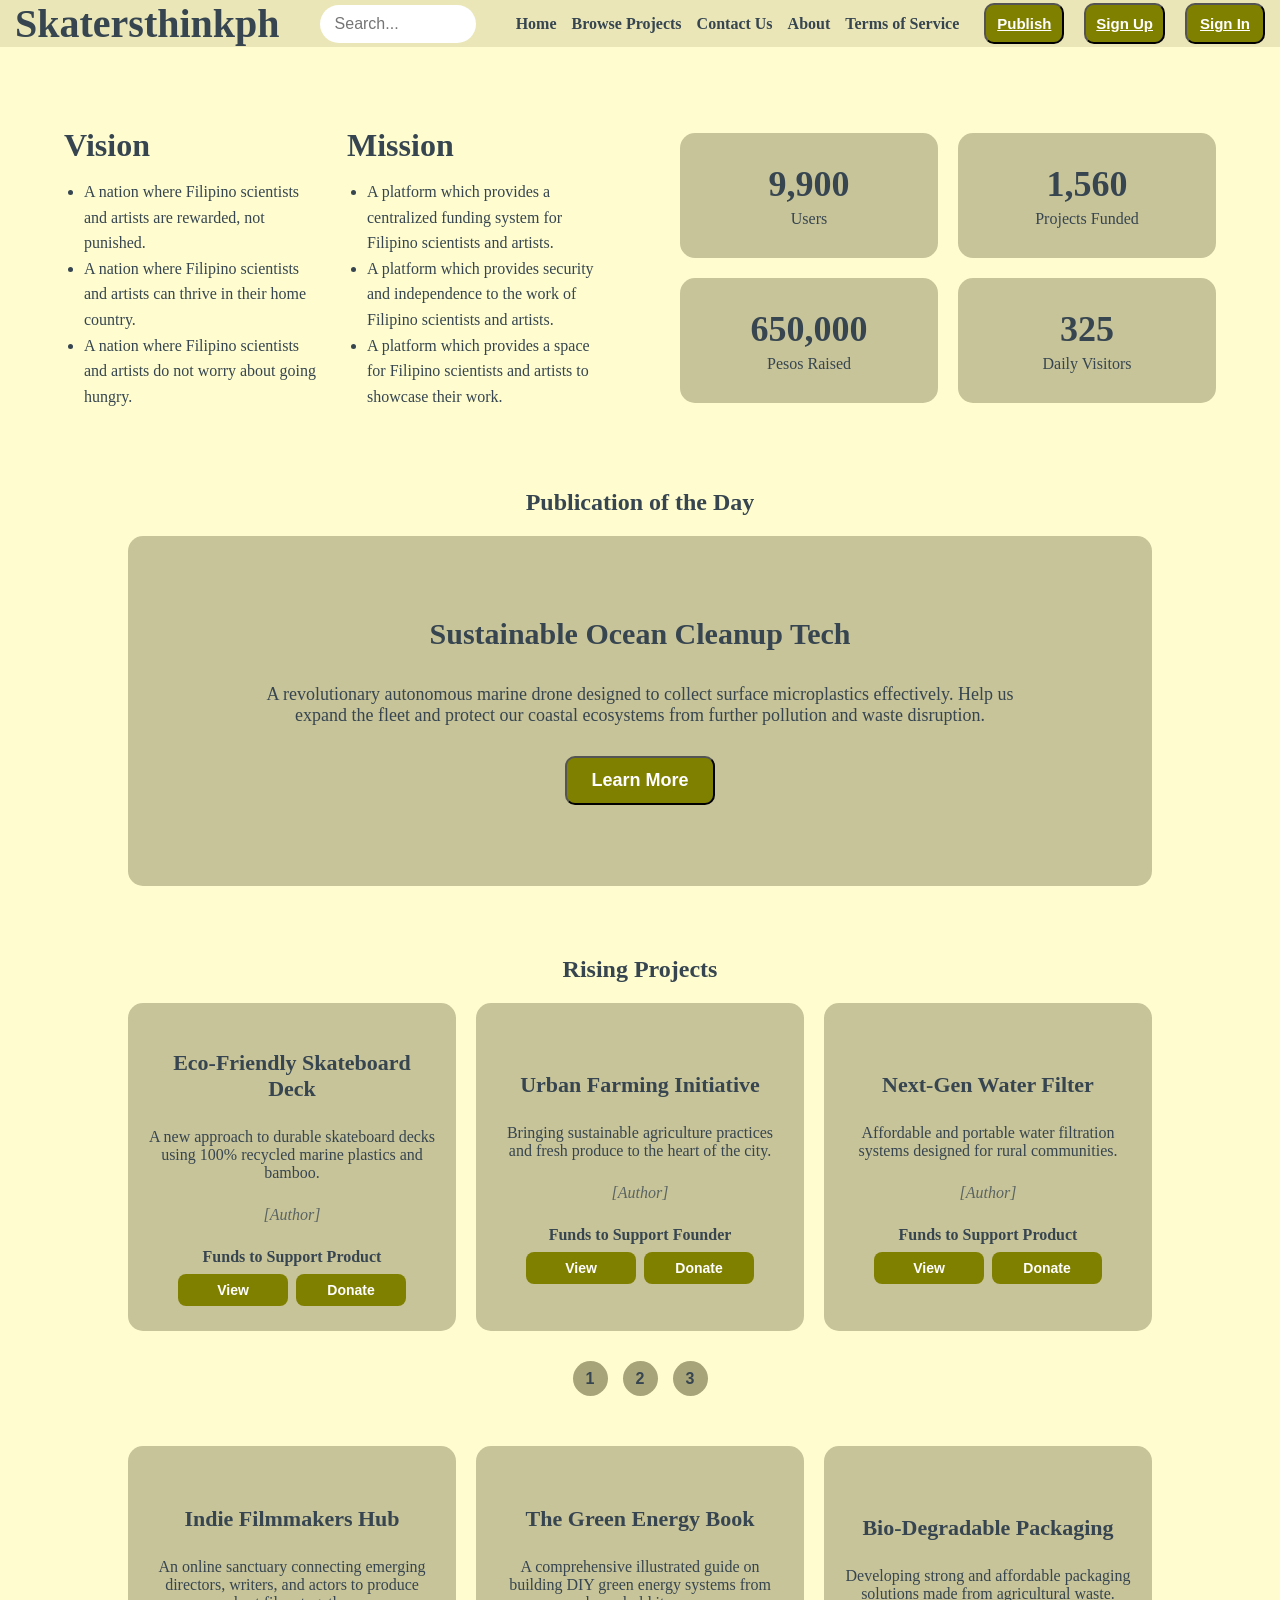
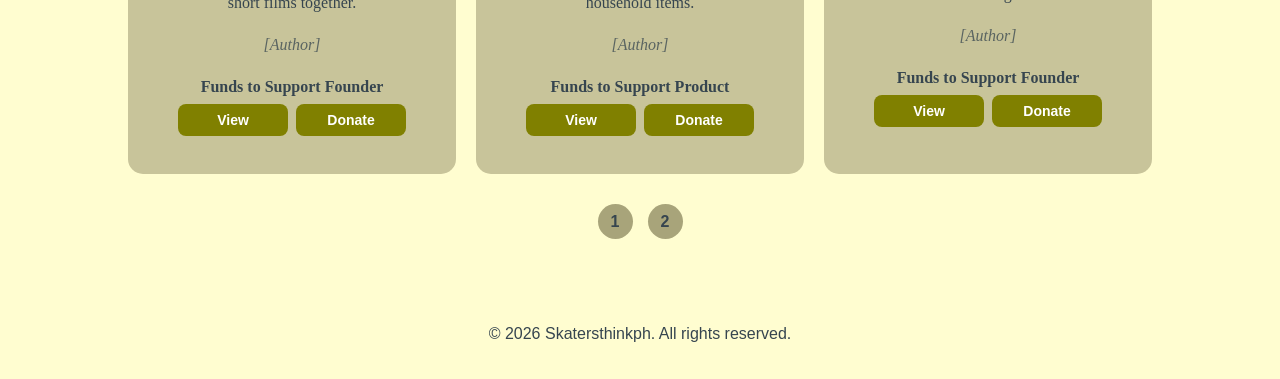
<file: index.html>
<!DOCTYPE html>
<html>

<head>
    <meta charset="utf-8">
    <meta name="viewport" content="width=device-width, initial-scale=1">
    <title> Home | Skatersthinkph </title>
    <link rel="stylesheet" href="style.css">
    <style>
        .navbar {
            background-color: #EAE6B8;
            font-family: Times New Roman;
            padding-right: 15px;
            padding-left: 15px;
            display: flex;
            align-items: center;
            justify-content: space-between;
        }

        .navdiv {
            display: flex;
            align-items: center;
            justify-content: space-between;
        }

        .menu {
            display: flex;
            align-items: center;
            gap: 10px;
            flex-wrap: nowrap;
            white-space: nowrap;
            list-style: none;
            margin: 0;
            padding: 0;
        }

        .logo {
            font-size: 40px;
            font-weight: 600;
            color: #36454F;
            display: inline-block
        }

        .menu li {
            list-style: none;
            display: inline-block;

        }

        .menu li a {
            color: #36454F;
            font-size: 16px;
            font-weight: bold;
            margin-right: 5px;
            text-decoration: none;
        }

        button {
            background-color: #808000;
            margin-left: 10px;
            border-radius: 10px;
            padding: 10px;
            width: auto;
            min-width: 80px;
        }

        button a {
            color: white;
            font-weight: bold;
            font-size: 15px;

        }

        .hero-container {
            display: flex;
            flex-direction: row;
            justify-content: space-between;
            align-items: center;
            gap: 80px;
            margin-top: 80px;
            margin-bottom: 80px;
            padding: 0 5%;
            max-width: 1200px;
            margin-left: auto;
            margin-right: auto;
        }

        .hero-text {
            flex: 1;
        }

        .vision-mission-container {
            display: flex;
            flex-direction: row;
            gap: 30px;
            color: #36454F;
        }

        .vision,
        .mission {
            flex: 1;
        }

        .vision h2,
        .mission h2 {
            font-size: 32px;
            text-align: left;
            margin-top: 0;
            margin-bottom: 15px;
            font-family: Times New Roman;
            color: #36454F;
        }

        .vision ul,
        .mission ul {
            padding-left: 20px;
            margin: 0;
            line-height: 1.6;
            font-size: 16px;
        }

        .hero-stats {
            flex: 1;
            display: grid;
            grid-template-columns: repeat(2, 1fr);
            gap: 20px;
        }

        .stat-box {
            background-color: #c8c49a;
            border-radius: 15px;
            padding: 30px;
            text-align: center;
            color: #36454F;
            display: flex;
            flex-direction: column;
            justify-content: center;
        }

        .stat-number {
            font-size: 36px;
            font-weight: bold;
            color: #36454F;
            margin-bottom: 5px;
        }

        .stat-label {
            font-size: 16px;
            color: #36454F;
        }

        .carousel {
            width: 80%;
            margin: 0 auto 50px auto;
            position: relative;
        }

        .carousel-inner {
            display: flex;
            overflow-x: auto;
            scroll-snap-type: x mandatory;
            scroll-behavior: smooth;
            gap: 20px;
            padding-bottom: 20px;
            scrollbar-width: none;
        }

        .carousel-inner::-webkit-scrollbar {
            display: none;
        }

        .slide {
            flex: 0 0 100%;
            scroll-snap-align: center;
            display: flex;
            justify-content: flex-start;
            gap: 20px;
        }

        .project-card {
            background-color: #c8c49a;
            border-radius: 15px;
            padding: 20px;
            flex: 1 1 0;
            /* Ensures 3 cards equally divide the width */
            aspect-ratio: 1 / 1;
            /* Makes them box/square-shaped */
            color: #36454F;
            text-align: center;
            font-family: Times New Roman;
            display: flex;
            flex-direction: column;
            justify-content: center;
            align-items: center;
            box-sizing: border-box;
        }

        .project-card h3 {
            color: #36454F;
            font-size: 22px;
            margin-bottom: 10px;
        }

        .project-card p {
            font-size: 16px;
            margin-bottom: 8px;
        }

        .card-meta {
            font-size: 13px;
            color: #36454F;
            opacity: 0.75;
            margin-bottom: 6px;
            font-style: italic;
        }

        .fund-type {
            font-size: 13px;
            font-weight: bold;
            color: #36454F;
            margin-bottom: 14px;
        }

        .card-actions {
            display: flex;
            gap: 8px;
            justify-content: center;
            flex-wrap: wrap;
        }

        .project-card button {
            background-color: #808000;
            margin: 0;
            width: 110px;
            border-radius: 8px;
            padding: 8px;
            border: none;
            cursor: pointer;
        }

        .project-card button.donate-btn {
            background-color: #808000
        }

        .project-card button a {
            color: white;
            text-decoration: none;
            font-size: 14px;
        }

        .project-card-rect {
            background-color: #c8c49a;
            border-radius: 15px;
            padding: 40px;
            flex: 0 0 100%;
            color: #36454F;
            text-align: center;
            font-family: Times New Roman;
            display: flex;
            flex-direction: column;
            justify-content: center;
            align-items: center;
            box-sizing: border-box;
            min-height: 350px;
        }

        .project-card-rect h3 {
            color: #36454F;
            margin-top: 0;
            font-size: 30px;
            margin-bottom: 15px;
        }

        .project-card-rect p {
            font-size: 18px;
            margin-bottom: 30px;
            max-width: 80%;
        }

        .project-card-rect button {
            background-color: #808000;
            margin: 0;
            width: 150px;
            padding: 12px;
        }

        .project-card-rect button a {
            color: white;
            text-decoration: none;
            font-weight: bold;
            font-size: 18px;
        }

        .carousel-nav {
            display: flex;
            justify-content: center;
            gap: 15px;
            margin-top: 10px;
        }

        .carousel-nav a {
            display: inline-block;
            width: 35px;
            height: 35px;
            background-color: #a8a47a;
            color: #36454F;
            text-align: center;
            line-height: 35px;
            border-radius: 50%;
            text-decoration: none;
            font-weight: bold;
            font-family: Arial, sans-serif;
        }

        .carousel-nav a:hover {
            background-color: #a8a47a;
            color: #36454F;
        }

        h2 {
            font-family: Times New Roman;
            text-align: center;
            color: #36454F;
        }

        h3 {
            font-family: Times New Roman;
            text-align: center;
            color: #36454F;
        }

        footer {
            text-align: center;
            margin-top: 50px;
            padding: 20px;
            font-family: sans-serif;
        }

        /* Mobile Responsive Styles */
        @media (max-width: 768px) {
            .navbar {
                flex-direction: column;
                padding: 20px 15px;
                gap: 15px;
            }

            .menu {
                flex-wrap: wrap;
                justify-content: center;
                gap: 10px;
            }

            li {
                margin-bottom: 5px;
            }

            li a {
                margin-right: 15px;
                font-size: 16px;
                text-decoration: none;
            }

            button {
                margin: 5px;
                width: auto;
                min-width: 110px;
                padding: 12px 15px;
            }

            button a {
                text-decoration: none;
            }

            .hero-container {
                flex-direction: column;
                margin-top: 30px;
                padding: 0 15px;
                gap: 25px;
            }

            .vision-mission-container {
                flex-direction: column;
                gap: 20px;
            }

            .vision h2,
            .mission h2 {
                font-size: 28px;
                text-align: center;
            }

            .hero-stats {
                grid-template-columns: repeat(2, 1fr);
                width: 100%;
                gap: 15px;
            }

            .stat-box {
                padding: 15px;
            }

            .stat-number {
                font-size: 24px;
            }

            .stat-label {
                font-size: 14px;
            }

            .carousel {
                width: 90%;
            }

            .slide {
                flex-direction: column;
            }

            .project-card {
                aspect-ratio: auto;
                min-height: auto;
                width: 100%;
                padding: 20px 15px;
            }

            .project-card h3 {
                font-size: 18px;
                margin-bottom: 5px;
            }

            .project-card p {
                font-size: 14px;
                margin-bottom: 5px;
            }

            .card-meta {
                font-size: 12px;
                margin-bottom: 5px;
            }

            .fund-type {
                font-size: 12px;
                margin-bottom: 10px;
            }

            .project-card-rect {
                padding: 20px 15px;
                min-height: auto;
            }

            .project-card-rect h3 {
                font-size: 20px;
            }

            .project-card-rect p {
                max-width: 100%;
                font-size: 14px;
                margin-bottom: 15px;
            }

            .card-actions {
                display: flex;
                flex-direction: row;
                justify-content: center;
                gap: 8px;
                width: 100%;
            }

            .project-card button,
            .project-card-rect button {
                width: 48%;
                min-width: 0;
                max-width: none;
                margin: 0;
                padding: 8px 5px;
            }

            .project-card button a,
            .project-card-rect button a {
                font-size: 13px;
            }

            /* Hide spacer cards in mobile since slides stack vertically */
            .project-card[style*="visibility: hidden"] {
                display: none !important;
            }
        }
    </style>
</head>

<body>
    <nav class="navbar">
        <div class="logo">Skatersthinkph
        </div>
        <div class="search-container">
            <input type="text" placeholder="Search..." class="search-bar">
        </div>
        <ul class="menu">
            <li> <a href="index.html">Home</a></li>
            <li><a href="projects.html"> Browse Projects</a></li>
            <li><a href="contact.html">Contact Us</a></li>
            <li><a href="about.html">About</a></li>
            <li><a href="tos.html">Terms of Service</a></li>
            <button><a href="publish.html">Publish</a></button>
            <button><a href="signup.html">Sign Up</a></button>
            <button><a href="#">Sign In</a></button>


        </ul>
    </nav>



    <div class="hero-container">
        <div class="hero-text">
            <div class="vision-mission-container">
                <div class="vision">
                    <h2>Vision</h2>
                    <ul>
                        <li>A nation where Filipino scientists and artists are rewarded, not punished.</li>
                        <li>A nation where Filipino scientists and artists can thrive in their home country.</li>
                        <li>A nation where Filipino scientists and artists do not worry about going hungry.</li>
                    </ul>
                </div>
                <div class="mission">
                    <h2>Mission</h2>
                    <ul>
                        <li>A platform which provides a centralized funding system for Filipino scientists and artists.
                        </li>
                        <li>A platform which provides security and independence to the work of Filipino scientists and
                            artists.</li>
                        <li>A platform which provides a space for Filipino scientists and artists to showcase their
                            work.</li>
                    </ul>
                </div>
            </div>
        </div>
        <div class="hero-stats">
            <div class="stat-box">
                <span class="stat-number" data-target="15000">0</span>
                <span class="stat-label">Users</span>
            </div>
            <div class="stat-box">
                <span class="stat-number" data-target="2400">0</span>
                <span class="stat-label">Projects Funded</span>
            </div>
            <div class="stat-box">
                <span class="stat-number" data-target="1000000">0</span>
                <span class="stat-label">Pesos Raised</span>
            </div>
            <div class="stat-box">
                <span class="stat-number" data-target="500">0</span>
                <span class="stat-label">Daily Visitors</span>
            </div>
        </div>
    </div>

    <h2> Publication of the Day </h2>

    <div class="carousel">
        <div class="carousel-inner">
            <div class="slide" id="slide-potd-1">
                <div class="project-card-rect">
                    <h3>Sustainable Ocean Cleanup Tech</h3>
                    <p>A revolutionary autonomous marine drone designed to collect surface microplastics effectively.
                        Help us expand the fleet and protect our coastal ecosystems from further pollution and waste
                        disruption.</p>
                    <button><a href="#">Learn More</a></button>
                </div>
            </div>
        </div>
    </div>

    <h2> Rising Projects </h2>

    <!-- Rising Projects Carousel -->
    <div class="carousel">
        <div class="carousel-inner">
            <!-- Slide 1 -->
            <div class="slide" id="slide-rising-1">
                <div class="project-card">
                    <h3>Eco-Friendly Skateboard Deck</h3>
                    <p>A new approach to durable skateboard decks using 100% recycled marine plastics and bamboo.</p>
                    <p class="card-meta">[Author]</p>
                    <p class="fund-type">Funds to Support Product</p>
                    <div class="card-actions">
                        <button><a href="#">View</a></button>
                        <button class="donate-btn"><a href="#">Donate</a></button>
                    </div>
                </div>
                <div class="project-card">
                    <h3>Urban Farming Initiative</h3>
                    <p>Bringing sustainable agriculture practices and fresh produce to the heart of the city.</p>
                    <p class="card-meta">[Author]</p>
                    <p class="fund-type">Funds to Support Founder</p>
                    <div class="card-actions">
                        <button><a href="#">View</a></button>
                        <button class="donate-btn"><a href="#">Donate</a></button>
                    </div>
                </div>
                <div class="project-card">
                    <h3>Next-Gen Water Filter</h3>
                    <p>Affordable and portable water filtration systems designed for rural communities.</p>
                    <p class="card-meta">[Author]</p>
                    <p class="fund-type">Funds to Support Product</p>
                    <div class="card-actions">
                        <button><a href="#">View</a></button>
                        <button class="donate-btn"><a href="#">Donate</a></button>
                    </div>
                </div>
            </div>

            <!-- Slide 2 -->
            <div class="slide" id="slide-rising-2">
                <div class="project-card">
                    <h3>Solar Powered Backpack</h3>
                    <p>A backpack with built-in solar panels to charge devices on the go for remote students.</p>
                    <p class="card-meta">[Author]</p>
                    <p class="fund-type">Funds to Support Founder</p>
                    <div class="card-actions">
                        <button><a href="#">View</a></button>
                        <button class="donate-btn"><a href="#">Donate</a></button>
                    </div>
                </div>
                <div class="project-card">
                    <h3>Community Art Canvas</h3>
                    <p>Connecting street artists to revitalize abandoned public spaces with colorful murals.</p>
                    <p class="card-meta">[Author]</p>
                    <p class="fund-type">Funds to Support Product</p>
                    <div class="card-actions">
                        <button><a href="#">View</a></button>
                        <button class="donate-btn"><a href="#">Donate</a></button>
                    </div>
                </div>
                <div class="project-card">
                    <h3>AI For Education</h3>
                    <p>Personalized learning assistants for underfunded schools seeking better education tools.</p>
                    <p class="card-meta">[Author]</p>
                    <p class="fund-type">Funds to Support Founder</p>
                    <div class="card-actions">
                        <button><a href="#">View</a></button>
                        <button class="donate-btn"><a href="#">Donate</a></button>
                    </div>
                </div>
            </div>

            <!-- Slide 3 -->
            <div class="slide" id="slide-rising-3">
                <div class="project-card">
                    <h3>Open Source Robotics</h3>
                    <p>Accessible, 3D-printable robotic prosthetic limbs for people in developing nations.</p>
                    <p class="card-meta">[Author]</p>
                    <p class="fund-type">Funds to Support Product</p>
                    <div class="card-actions">
                        <button><a href="#">View</a></button>
                        <button class="donate-btn"><a href="#">Donate</a></button>
                    </div>
                </div>
                <div class="project-card" style="visibility: hidden;"></div>
                <div class="project-card" style="visibility: hidden;"></div>
            </div>
        </div>
        <div class="carousel-nav">
            <a href="#slide-rising-1">1</a>
            <a href="#slide-rising-2">2</a>
            <a href="#slide-rising-3">3</a>
        </div>
    </div>

    <!-- Newly Published Carousel -->
    <div class="carousel">
        <div class="carousel-inner">
            <!-- Slide 1 -->
            <div class="slide" id="slide-new-1">
                <div class="project-card">
                    <h3>Indie Filmmakers Hub</h3>
                    <p>An online sanctuary connecting emerging directors, writers, and actors to produce short films
                        together.</p>
                    <p class="card-meta">[Author]</p>
                    <p class="fund-type">Funds to Support Founder</p>
                    <div class="card-actions">
                        <button><a href="#">View</a></button>
                        <button class="donate-btn"><a href="#">Donate</a></button>
                    </div>
                </div>
                <div class="project-card">
                    <h3>The Green Energy Book</h3>
                    <p>A comprehensive illustrated guide on building DIY green energy systems from household items.</p>
                    <p class="card-meta">[Author]</p>
                    <p class="fund-type">Funds to Support Product</p>
                    <div class="card-actions">
                        <button><a href="#">View</a></button>
                        <button class="donate-btn"><a href="#">Donate</a></button>
                    </div>
                </div>
                <div class="project-card">
                    <h3>Bio-Degradable Packaging</h3>
                    <p>Developing strong and affordable packaging solutions made from agricultural waste.</p>
                    <p class="card-meta">[Author]</p>
                    <p class="fund-type">Funds to Support Founder</p>
                    <div class="card-actions">
                        <button><a href="#">View</a></button>
                        <button class="donate-btn"><a href="#">Donate</a></button>
                    </div>
                </div>
            </div>

            <!-- Slide 2 -->
            <div class="slide" id="slide-new-2">
                <div class="project-card">
                    <h3>Modern Philippine Mythology</h3>
                    <p>A dynamic webcomic series reviving local folklore stories into modern, breathtaking artwork.</p>
                    <p class="card-meta">[Author]</p>
                    <p class="fund-type">Funds to Support Product</p>
                    <div class="card-actions">
                        <button><a href="#">View</a></button>
                        <button class="donate-btn"><a href="#">Donate</a></button>
                    </div>
                </div>
                <div class="project-card">
                    <h3>Aquaponics Kit</h3>
                    <p>A starter kit that allows beginners to grow their own fish and plants in a mutually beneficial
                        system.</p>
                    <p class="card-meta">[Author]</p>
                    <p class="fund-type">Funds to Support Founder</p>
                    <div class="card-actions">
                        <button><a href="#">View</a></button>
                        <button class="donate-btn"><a href="#">Donate</a></button>
                    </div>
                </div>
                <div class="project-card">
                    <h3>Historical Drama Scripts</h3>
                    <p>Funding the printing and distribution of an awarded screenplay capturing national heroes' untold
                        stories.</p>
                    <p class="card-meta">[Author]</p>
                    <p class="fund-type">Funds to Support Product</p>
                    <div class="card-actions">
                        <button><a href="#">View</a></button>
                        <button class="donate-btn"><a href="#">Donate</a></button>
                    </div>
                </div>
            </div>
        </div>
        <div class="carousel-nav">
            <a href="#slide-new-1">1</a>
            <a href="#slide-new-2">2</a>
        </div>
    </div>

    <script>
        document.addEventListener('DOMContentLoaded', () => {
            const counters = document.querySelectorAll('.stat-number');
            const speed = 100; // Lower is slower

            counters.forEach(counter => {
                const updateCount = () => {
                    const target = +counter.getAttribute('data-target');
                    const count = +counter.innerText.replace(/,/g, '');

                    const inc = target / speed;

                    if (count < target) {
                        counter.innerText = Math.ceil(count + inc).toLocaleString();
                        setTimeout(updateCount, 20);
                    } else {
                        counter.innerText = target.toLocaleString() + '+';
                    }
                };

                updateCount();
            });
        });
    </script>

    <footer>
        <p>&copy; 2026 Skatersthinkph. All rights reserved.</p>
    </footer>

</body>

</html>
</file>
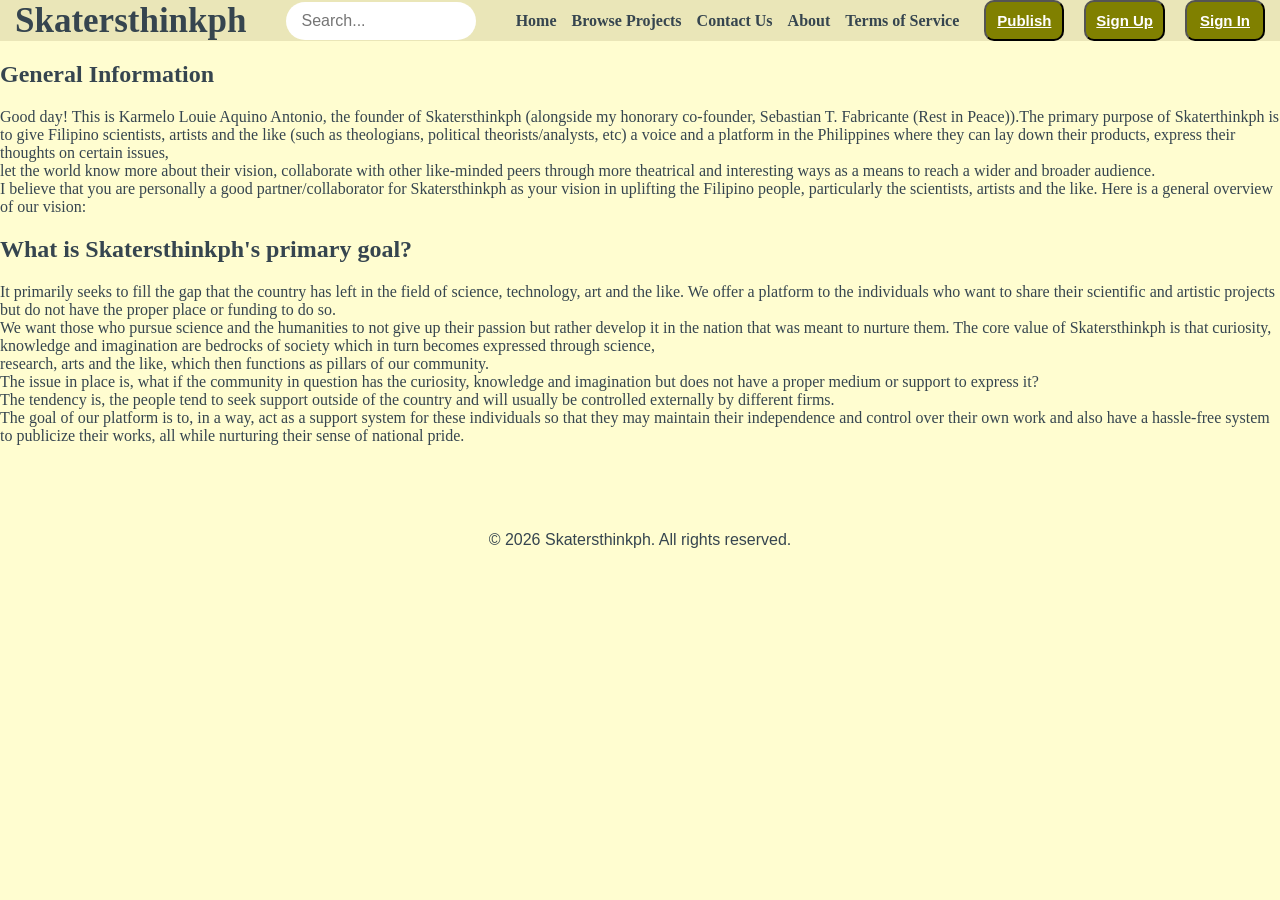
<file: about.html>
<!DOCTYPE html>
<html>

<head>
    <meta charset="utf-8">
    <meta name="viewport" content="width=device-width, initial-scale=1">
    <title> About | Skatersthinkph </title>
    <link rel="stylesheet" href="style.css">
    <style>
        .navbar {
            background-color: #EAE6B8;
            font-family: Times New Roman;
            padding-right: 15px;
            padding-left: 15px;
            display: flex;
            align-items: center;
            justify-content: space-between;
        }

        .navdiv {
            display: flex;
            align-items: center;
            justify-content: space-between;
        }

        .menu {
            display: flex;
            align-items: center;
            gap: 10px;
            flex-wrap: nowrap;
            white-space: nowrap;
            list-style: none;
            margin: 0;
            padding: 0;
        }

        .logo {
            font-size: 35px;
            font-weight: 600;
            color: #36454F;
            display: inline-block
        }

        li {
            list-style: none;
            display: inline-block;

        }

        li a {
            color: #36454F;
            font-size: 16px;
            font-weight: bold;
            margin-right: 5px;
            text-decoration: none;
        }

        button {
            background-color: #808000;
            margin-left: 10px;
            border-radius: 10px;
            padding: 10px;
            width: auto; min-width: 80px;
        }

        button a {
            color: rgb(255, 255, 255);
            font-weight: bold;
            font-size: 15px;

        }

        .credentials {
            display: flex;
            justify-content: center;
            padding: 20px;
            color: yellow;
            gap: 30px;
            background-color: darkblue;
            border-radius: 15px;
            width: fit-content;
            margin: 0 auto;
        }

        .hero-container {
            display: flex;
            flex-direction: column;
            gap: 40px;
            margin-top: 80px;
        }

        footer {
            text-align: center;
            margin-top: 50px;
            padding: 20px;
            font-family: sans-serif;
        }
    </style>
</head>

<body>
    <nav class="navbar">
        <div class="logo">Skatersthinkph
        </div>
        <div class="search-container">
            <input type="text" placeholder="Search..." class="search-bar">
        </div>
        <ul class="menu">
            <li> <a href="index.html">Home</a></li>
            <li><a href="projects.html"> Browse Projects</a></li>
            <li><a href="contact.html">Contact Us</a></li>
            <li><a href="about.html">About</a></li>
            <li><a href="tos.html">Terms of Service</a></li>
            <button><a href="publish.html">Publish</a></button>
            <button><a href="signup.html">Sign Up</a></button>
            <button><a href="#">Sign In</a></button>

        </ul>
    </nav>

    <h2> General Information </h2>
    <p>
        Good day! This is Karmelo Louie Aquino Antonio, the founder of Skatersthinkph (alongside my honorary co-founder,
        Sebastian T. Fabricante (Rest in Peace)).The primary purpose of Skaterthinkph is to give Filipino scientists,
        artists and the like (such as theologians,
        political theorists/analysts, etc) a voice and a platform in the Philippines where they can lay down their
        products, express their thoughts on certain issues,
        <br>
        let the world know more about their vision, collaborate with
        other like-minded peers through more theatrical and interesting ways as a means to reach a wider and broader
        audience.
        <br>
        I believe that you are personally a good partner/collaborator for Skatersthinkph as your vision in uplifting the
        Filipino people, particularly the scientists, artists and the like. Here is a general overview of our vision:
    </p>

    <h2> What is Skatersthinkph's primary goal?</h2>
    <p>
        It primarily seeks to fill the gap that the country has left in the field of science, technology, art and the
        like. We offer a platform to the individuals who want to share their scientific and artistic projects but do not
        have the proper place or funding to do so.
        <br>
        We want those who pursue science and the humanities to not give up their passion but rather develop it in the
        nation that was meant to nurture them. The core value of Skatersthinkph is that curiosity, knowledge and
        imagination are bedrocks of society which in turn becomes expressed through science,
        <br>
        research, arts and the like, which then functions as pillars of our community.
        <br>
        The issue in place is, what if the community in question has the curiosity, knowledge and imagination but does
        not have a proper medium or support to express it?
        <br>
        The tendency is, the people tend to seek support outside of
        the country and will usually be controlled externally by different firms.
        <br>
        The goal of our platform is to, in a
        way, act as a support system for these individuals so that they may maintain their independence and control over
        their own work and also have a hassle-free system to publicize their works, all while nurturing their sense of
        national pride.
    </p>

    <footer>
        <p>&copy; 2026 Skatersthinkph. All rights reserved.</p>
    </footer>

</body>

</html>
</file>
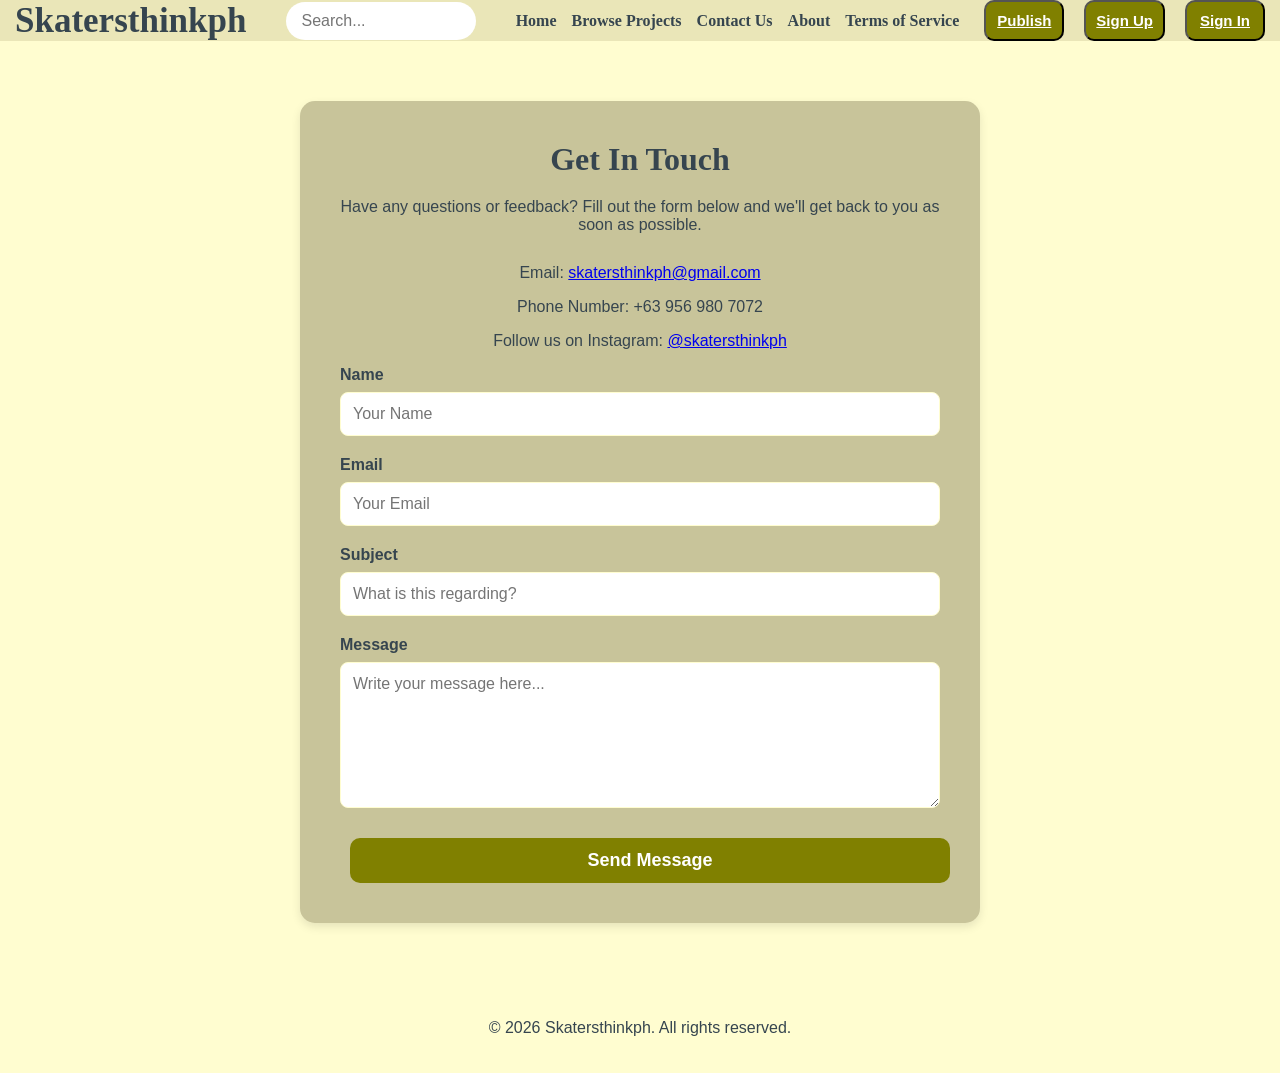
<file: contact.html>
<!DOCTYPE html>
<html>

<head>
    <meta charset="utf-8">
    <meta name="viewport" content="width=device-width, initial-scale=1">
    <title> Contact Us | Skatersthinkph </title>
    <link rel="stylesheet" href="style.css">
    <style>
        .navbar {
            background-color: #EAE6B8;
            font-family: Times New Roman;
            padding-right: 15px;
            padding-left: 15px;
            display: flex;
            align-items: center;
            justify-content: space-between;
        }

        .navdiv {
            display: flex;
            align-items: center;
            justify-content: space-between;
        }

        .menu {
            display: flex;
            align-items: center;
            gap: 10px;
            flex-wrap: nowrap;
            white-space: nowrap;
            list-style: none;
            margin: 0;
            padding: 0;
        }

        .logo {
            font-size: 35px;
            font-weight: 600;
            color: #36454F;
            display: inline-block
        }

        li {
            list-style: none;
            display: inline-block;
        }

        li a {
            color: #36454F;
            font-size: 16px;
            font-weight: bold;
            margin-right: 5px;
            text-decoration: none;
        }

        button {
            background-color: #808000;
            margin-left: 10px;
            border-radius: 10px;
            padding: 10px;
            width: auto; min-width: 80px;
        }

        button a {
            color: rgb(255, 255, 255);
            font-weight: bold;
            font-size: 15px;
        }

        .contact-container {
            max-width: 600px;
            margin: 60px auto;
            background-color: #c8c49a;
            padding: 40px;
            border-radius: 15px;
            box-shadow: 0 4px 10px rgba(0, 0, 0, 0.1);
            font-family: sans-serif;
            color: #36454F;
        }

        .contact-container h2 {
            text-align: center;
            margin-top: 0;
            margin-bottom: 20px;
            font-family: Times New Roman;
            font-size: 32px;
        }

        .contact-group {
            display: flex;
            flex-direction: column;
            gap: 8px;
            margin-bottom: 20px;
        }

        .contact-group label {
            font-weight: bold;
        }

        .contact-group input,
        .contact-group textarea {
            padding: 12px;
            border-radius: 8px;
            border: 1px solid #FFFDD0;
            font-size: 16px;
            font-family: inherit;
        }

        .contact-group textarea {
            resize: vertical;
            min-height: 120px;
        }

        .contact-submit {
            background-color: #808000;
            color: white;
            font-weight: bold;
            border: none;
            border-radius: 10px;
            padding: 12px;
            font-size: 18px;
            cursor: pointer;
            width: 100%;
            margin-top: 10px;
        }

        .contact-submit:hover {
            opacity: 0.9;
        }

        footer {
            text-align: center;
            margin-top: 40px;
            padding: 20px;
            font-family: sans-serif;
            color: #36454F;
        }
    </style>
</head>

<body>
    <nav class="navbar">
        <div class="logo">Skatersthinkph</div>
        <div class="search-container">
            <input type="text" placeholder="Search..." class="search-bar">
        </div>
        <ul class="menu">
            <li> <a href="index.html">Home</a></li>
            <li><a href="projects.html"> Browse Projects</a></li>
            <li><a href="contact.html">Contact Us</a></li>
            <li><a href="about.html">About</a></li>
            <li><a href="tos.html">Terms of Service</a></li>
            <button><a href="publish.html">Publish</a></button>
            <button><a href="signup.html">Sign Up</a></button>
            <button><a href="#">Sign In</a></button>
        </ul>
    </nav>

    <div class="contact-container">
        <h2>Get In Touch</h2>
        <p style="text-align: center; margin-bottom: 30px;">
            Have any questions or feedback? Fill out the form below and we'll get back to you as soon as possible.
        </p>
        <p style="text-align: center;"> Email: <a href="mailto:[EMAIL_ADDRESS]"> skatersthinkph@gmail.com </a></p>
        <p style="text-align: center;"> Phone Number: +63 956 980 7072 </p>
        <p style="text-align: center;"> Follow us on Instagram: <a
                href="https://www.instagram.com/skatersthinkph/">@skatersthinkph </a> </p>
        <form id="contact-form"
            onsubmit="event.preventDefault(); alert('Thank you for reaching out! Your message has been sent.');">
            <div class="contact-group">
                <label for="name">Name</label>
                <input type="text" id="name" placeholder="Your Name" required>
            </div>
            <div class="contact-group">
                <label for="email">Email</label>
                <input type="email" id="email" placeholder="Your Email" required>
            </div>
            <div class="contact-group">
                <label for="subject">Subject</label>
                <input type="text" id="subject" placeholder="What is this regarding?" required>
            </div>
            <div class="contact-group">
                <label for="message">Message</label>
                <textarea id="message" placeholder="Write your message here..." required></textarea>
            </div>
            <button type="submit" class="contact-submit">Send Message</button>
        </form>
    </div>

    <footer>
        <p>&copy; 2026 Skatersthinkph. All rights reserved.</p>
    </footer>

</body>

</html>
</file>
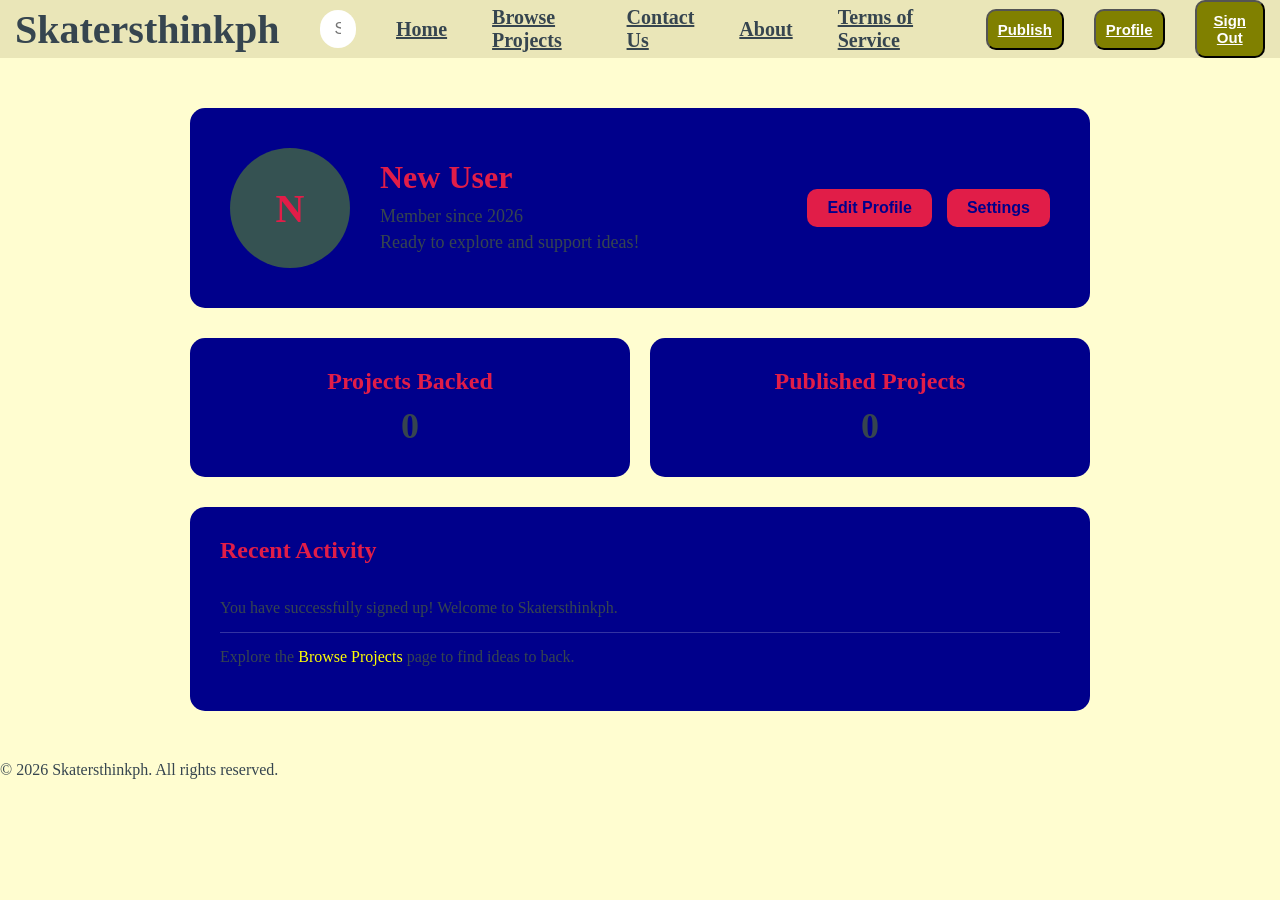
<file: profile.html>
<!DOCTYPE html>
<html>

<head>
    <meta charset="utf-8">
    <meta name="viewport" content="width=device-width, initial-scale=1">
    <title> Your Profile | Skatersthinkph </title>
    <link rel="stylesheet" href="style.css">
    <style>
        .navbar {
            background-color: #EAE6B8;
            font-family: Times New Roman;
            padding-right: 15px;
            padding-left: 15px;
            display: flex;
            align-items: center;
            justify-content: space-between;
        }

        .menu {
            display: flex;
            align-items: center;
            gap: 20px;
            list-style: none;
            margin: 0;
            padding: 0;
        }

        .logo {
            font-size: 40px;
            font-weight: 600;
            color: #36454F;
            display: inline-block
        }

        li {
            list-style: none;
            display: inline-block;
        }

        li a {
            color: #36454F;
            font-size: 20px;
            font-weight: bold;
            margin-right: 25px;
        }

        button {
            background-color: #808000;
            margin-left: 10px;
            border-radius: 10px;
            padding: 10px;
            width: 90px;
        }

        button a {
            color: white;
            font-weight: bold;
            font-size: 15px;

        }

        .profile-container {
            font-family: Times New Roman;
            display: flex;
            flex-direction: column;
            gap: 30px;
            width: 80%;
            max-width: 900px;
            margin: 50px auto;
        }

        .profile-header {
            background-color: darkblue;
            border-radius: 15px;
            padding: 40px;
            color: #36454F;
            display: flex;
            align-items: center;
            gap: 30px;
            box-sizing: border-box;
        }

        .profile-avatar {
            width: 120px;
            height: 120px;
            background-color: rgb(53, 82, 82);
            border-radius: 50%;
            display: flex;
            justify-content: center;
            align-items: center;
            color: #e11d48;
            font-size: 40px;
            font-weight: bold;
            flex-shrink: 0;
        }

        .profile-info h1 {
            color: #e11d48;
            margin: 0 0 10px 0;
            font-size: 32px;
        }

        .profile-info p {
            margin: 5px 0;
            font-size: 18px;
        }

        .profile-actions {
            margin-left: auto;
            display: flex;
            gap: 15px;
        }

        .profile-actions button {
            background-color: #e11d48;
            color: darkblue;
            border: none;
            border-radius: 10px;
            padding: 10px 20px;
            font-weight: bold;
            font-size: 16px;
            cursor: pointer;
            width: auto;
            margin: 0;
        }

        .profile-stats-container {
            display: flex;
            gap: 20px;
        }

        .stat-card {
            background-color: darkblue;
            border-radius: 15px;
            padding: 30px;
            color: #36454F;
            flex: 1;
            text-align: center;
            box-sizing: border-box;
        }

        .stat-card h3 {
            color: #e11d48;
            font-size: 24px;
            margin-top: 0;
            margin-bottom: 10px;
        }

        .stat-card p {
            font-size: 36px;
            font-weight: bold;
            margin: 0;
        }

        .recent-activity {
            background-color: darkblue;
            border-radius: 15px;
            padding: 30px;
            color: #36454F;
            box-sizing: border-box;
        }

        .recent-activity h3 {
            color: #e11d48;
            font-size: 24px;
            margin-top: 0;
            margin-bottom: 20px;
        }

        .activity-item {
            padding: 15px 0;
            border-bottom: 1px solid rgba(255, 255, 255, 0.2);
            font-size: 16px;
        }

        .activity-item:last-child {
            border-bottom: none;
        }

        /* Mobile Responsive Styles */
        @media (max-width: 768px) {
            .navbar {
                flex-direction: column;
                padding: 20px 15px;
                gap: 15px;
            }

            .menu {
                flex-wrap: wrap;
                justify-content: center;
                gap: 10px;
            }

            li {
                margin-bottom: 5px;
            }

            li a {
                margin-right: 15px;
                font-size: 16px;
            }

            .menu button {
                margin: 5px;
                width: auto;
                min-width: 110px;
                padding: 12px 15px;
            }

            .profile-container {
                width: 95%;
                margin: 30px auto;
            }

            .profile-header {
                flex-direction: column;
                text-align: center;
                padding: 30px 20px;
            }

            .profile-actions {
                margin-left: 0;
                margin-top: 20px;
                flex-direction: column;
                width: 100%;
            }

            .profile-actions button {
                width: 100%;
            }

            .profile-stats-container {
                flex-direction: column;
            }
        }
    </style>
</head>

<body>
    <nav class="navbar">
        <div class="logo">Skatersthinkph
        </div>
        <div class="search-container">
            <input type="text" placeholder="Search..." class="search-bar">
        </div>
        <ul class="menu">
            <li> <a href="index.html">Home</a></li>
            <li><a href="projects.html"> Browse Projects</a></li>
            <li><a href="#">Contact Us</a></li>
            <li><a href="about.html">About</a></li>
            <li><a href="tos.html">Terms of Service</a></li>
            <button><a href="publish.html">Publish</a></button>
            <button><a href="profile.html">Profile</a></button>
            <button><a href="#" onclick="handleSignOut(event)">Sign Out</a></button>
        </ul>
    </nav>

    <div class="profile-container">
        <div class="profile-header">
            <div class="profile-avatar" id="profile-avatar">N</div>
            <div class="profile-info">
                <h1 id="profile-name">New User</h1>
                <p id="profile-email" style="font-weight: bold; color: #36454F;"></p>
                <p>Member since 2026</p>
                <p>Ready to explore and support ideas!</p>
            </div>
            <div class="profile-actions">
                <button>Edit Profile</button>
                <button>Settings</button>
            </div>
        </div>

        <div class="profile-stats-container">
            <div class="stat-card">
                <h3>Projects Backed</h3>
                <p>0</p>
            </div>
            <div class="stat-card">
                <h3>Published Projects</h3>
                <p>0</p>
            </div>
        </div>

        <div class="recent-activity">
            <h3>Recent Activity</h3>
            <div class="activity-item">You have successfully signed up! Welcome to Skatersthinkph.</div>
            <div class="activity-item">Explore the <a href="projects.html"
                    style="color: yellow; text-decoration: none;">Browse Projects</a> page to find ideas to back.</div>
        </div>
    </div>
    <script>
        document.addEventListener('DOMContentLoaded', () => {
            const userDataString = localStorage.getItem('skatersthinkph_user');

            if (userDataString) {
                const userData = JSON.parse(userDataString);

                // Update Name
                if (userData.name) {
                    document.getElementById('profile-name').innerText = userData.name;
                }

                // Update Email
                if (userData.email) {
                    document.getElementById('profile-email').innerText = userData.email;
                }

                // Update Avatar
                const avatarDiv = document.getElementById('profile-avatar');
                if (userData.picture) {
                    // Replace the "N" with the Google profile picture
                    avatarDiv.innerHTML = `<img src="${userData.picture}" alt="Profile Picture" style="width: 100%; height: 100%; border-radius: 50%; object-fit: cover;">`;
                    avatarDiv.style.backgroundColor = "transparent"; // Remove background color
                } else if (userData.name) {
                    // Fallback to first letter of name if manual signup
                    avatarDiv.innerText = userData.name.charAt(0).toUpperCase();
                }
            }
        });

        function handleSignOut(event) {
            event.preventDefault();
            // Clear the saved user data
            localStorage.removeItem('skatersthinkph_user');
            // Redirect to home
            window.location.href = 'index.html';
        }
    </script>

    <footer>
        <p>&copy; 2026 Skatersthinkph. All rights reserved.</p>
    </footer>
</body>

</html>
</file>
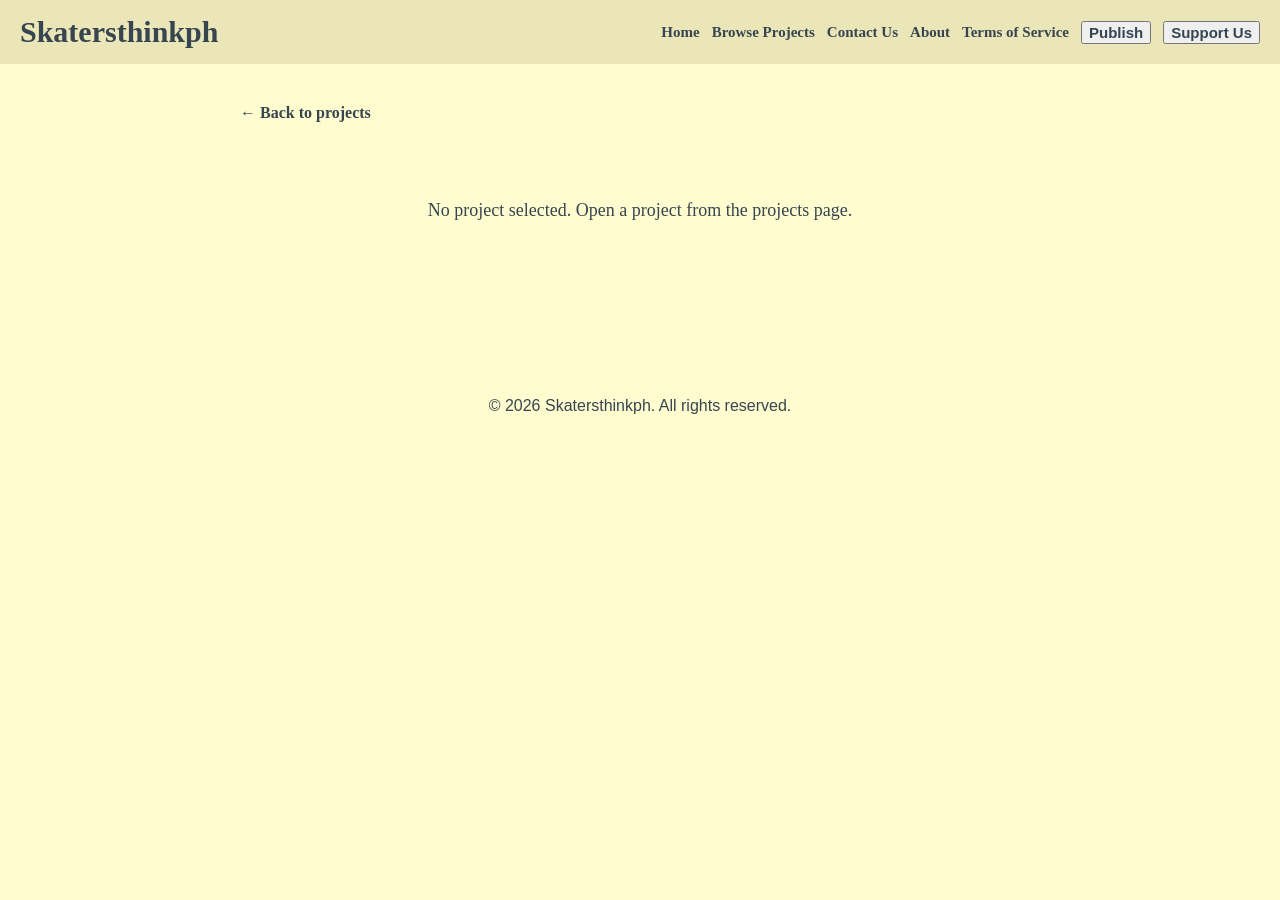
<file: project.html>
<!DOCTYPE html>
<html lang="en">
<head>
    <meta charset="UTF-8">
    <meta name="viewport" content="width=device-width, initial-scale=1.0">
    <title>Project Detail | Skatersthinkph</title>
    <link rel="stylesheet" href="style.css">
    <style>
        body {
            margin: 0;
            font-family: 'Times New Roman', serif;
            background-color: #FFFDD0;
            color: #36454F;
        }

        .navbar {
            background-color: #EAE6B8;
            padding: 15px 20px;
            display: flex;
            align-items: center;
            justify-content: space-between;
            gap: 20px;
        }

        .logo {
            font-size: 30px;
            font-weight: 700;
            color: #36454F;
        }

        .menu {
            display: flex;
            align-items: center;
            gap: 12px;
            list-style: none;
            margin: 0;
            padding: 0;
            flex-wrap: wrap;
        }

        .menu li a,
        .menu button a {
            color: #36454F;
            font-weight: bold;
            text-decoration: none;
            font-size: 15px;
        }

        .project-detail {
            max-width: 800px;
            margin: 40px auto;
            padding: 0 20px 40px;
        }

        .project-detail-head,
        .project-detail-body {
            background-color: #c8c49a;
            border-radius: 22px;
            padding: 24px;
            box-shadow: 0 18px 40px rgba(0, 0, 0, 0.08);
            margin-bottom: 24px;
        }

        .project-detail-head h1 {
            margin: 0 0 12px;
            font-size: 40px;
            color: #36454F;
        }

        .project-detail-head p {
            margin: 0;
            line-height: 1.75;
            font-size: 18px;
            color: #36454F;
        }

        .project-detail-meta {
            display: flex;
            flex-wrap: wrap;
            gap: 14px;
            margin-top: 20px;
        }

        .project-detail-meta span {
            display: inline-block;
            padding: 12px 18px;
            background-color: #EAE6B8;
            border-radius: 14px;
            font-size: 15px;
        }

        .project-detail-body h2,
        .project-detail-body h3 {
            margin-top: 0;
            color: #36454F;
        }

        .project-detail-body p,
        .project-detail-body li {
            line-height: 1.75;
            font-size: 17px;
            color: #36454F;
        }

        .project-detail-body img {
            width: 65%;
            max-width: 500px;
            border-radius: 18px;
            margin-bottom: 28px;
            display: block;
        }

        .project-detail-actions {
            display: flex;
            flex-wrap: wrap;
            gap: 14px;
            margin-top: 26px;
        }

        .project-detail-actions a {
            display: inline-block;
            background-color: #808000;
            color: white;
            text-decoration: none;
            padding: 14px 24px;
            border-radius: 12px;
            font-weight: bold;
        }

        .back-link {
            display: inline-block;
            margin-bottom: 18px;
            color: #36454F;
            text-decoration: none;
            font-size: 16px;
            font-weight: 700;
        }

        .back-link:hover {
            text-decoration: underline;
        }

        .project-message {
            text-align: center;
            padding: 60px 20px;
            font-size: 18px;
            color: #36454F;
        }

        footer {
            text-align: center;
            padding: 20px;
            font-family: sans-serif;
        }

        @media (max-width: 900px) {
            .project-detail-head,
            .project-detail-body {
                padding: 24px;
            }

            .project-detail-meta {
                flex-direction: column;
            }
        }
    </style>
</head>
<body>
    <nav class="navbar">
        <div class="logo">Skatersthinkph</div>
        <ul class="menu">
            <li><a href="index.html">Home</a></li>
            <li><a href="projects.html">Browse Projects</a></li>
            <li><a href="contact.html">Contact Us</a></li>
            <li><a href="about.html">About</a></li>
            <li><a href="tos.html">Terms of Service</a></li>
            <button><a href="publish.html">Publish</a></button>
            <button><a href="donate.html">Support Us</a></button>
        </ul>
    </nav>

    <main class="project-detail">
        <a href="projects.html" class="back-link">← Back to projects</a>
        <div id="project-message" class="project-message">Loading project...</div>
        <div id="project-root"></div>
    </main>

    <script>
        const params = new URLSearchParams(window.location.search);
        const projectId = params.get('id');
        const messageEl = document.getElementById('project-message');
        const rootEl = document.getElementById('project-root');

        const fetchJson = (url) => fetch(url).then((response) => {
            if (!response.ok) throw new Error('Network response was not ok');
            return response.json();
        });

        const renderProject = (project) => {
            document.title = `${project.title || 'Project Detail'} | Skatersthinkph`;
            messageEl.style.display = 'none';
            const header = document.createElement('section');
            header.className = 'project-detail-head';

            const title = document.createElement('h1');
            title.textContent = project.title || 'Untitled project';
            header.appendChild(title);

            if (project.category) {
                const category = document.createElement('p');
                category.textContent = project.category;
                header.appendChild(category);
            }

            const meta = document.createElement('div');
            meta.className = 'project-detail-meta';

            const author = document.createElement('span');
            author.textContent = `Author: ${project.author || 'Unknown'}`;
            meta.appendChild(author);

            const fundType = document.createElement('span');
            fundType.textContent = `Fund type: ${project.fundType || 'N/A'}`;
            meta.appendChild(fundType);

            const fundingPercent = document.createElement('span');
            fundingPercent.textContent = `${project.fundingPercent || 0}% Funded`;
            meta.appendChild(fundingPercent);

            header.appendChild(meta);
            rootEl.appendChild(header);

            const body = document.createElement('section');
            body.className = 'project-detail-body';

            if (project.imageUrl) {
                const image = document.createElement('img');
                image.src = project.imageUrl;
                image.alt = project.title || 'Project image';
                body.appendChild(image);
            }

            const content = document.createElement('div');
            content.innerHTML = project.pageHtml || project.detailsHtml || `<p>${project.description || 'No description available.'}</p>`;
            body.appendChild(content);

            const actions = document.createElement('div');
            actions.className = 'project-detail-actions';

            if (project.projectUrl) {
                const viewLink = document.createElement('a');
                viewLink.href = project.projectUrl;
                viewLink.textContent = 'Open project page';
                viewLink.target = '_blank';
                actions.appendChild(viewLink);
            }

            if (project.donateUrl) {
                const donateLink = document.createElement('a');
                donateLink.href = project.donateUrl;
                donateLink.textContent = 'Donate';
                donateLink.target = '_blank';
                actions.appendChild(donateLink);
            }

            body.appendChild(actions);
            rootEl.appendChild(body);
        };

        const renderError = (message) => {
            messageEl.textContent = message;
            messageEl.style.display = 'block';
            rootEl.innerHTML = '';
        };

        if (!projectId) {
            renderError('No project selected. Open a project from the projects page.');
        } else {
            fetchJson('./projects-data.json')
                .catch(() => fetchJson('https://raw.githubusercontent.com/InQuintessence/Skatersthinkph/main/projects-data.json'))
                .then((projects) => {
                    if (!Array.isArray(projects)) throw new Error('Invalid project data');
                    const project = projects.find((item) => item.id === projectId);
                    if (!project) {
                        renderError('Project not found. Please go back to the projects page.');
                        return;
                    }
                    renderProject(project);
                })
                .catch((error) => {
                    renderError('Failed to load project data.');
                    console.error('Project detail load error:', error);
                });
        }
    </script>

    <footer>
        <p>&copy; 2026 Skatersthinkph. All rights reserved.</p>
    </footer>
</body>
</html>
</file>
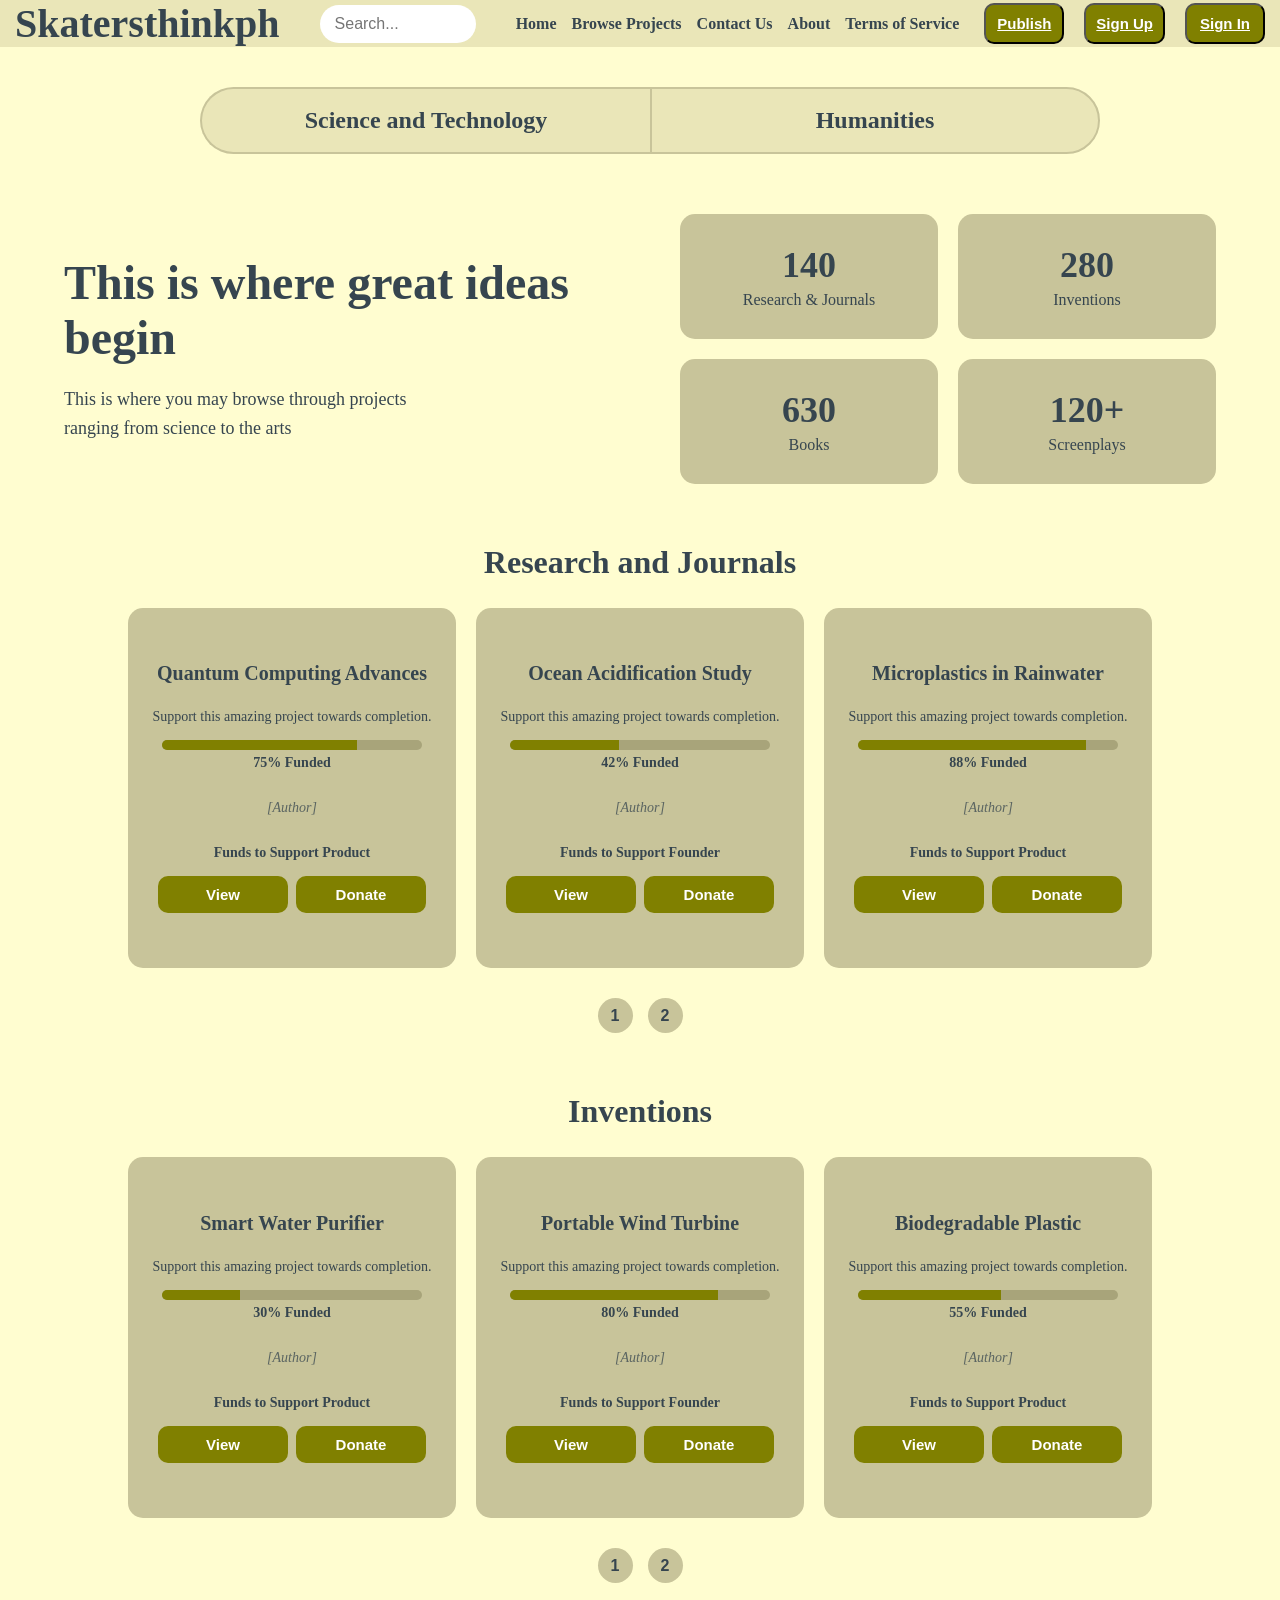
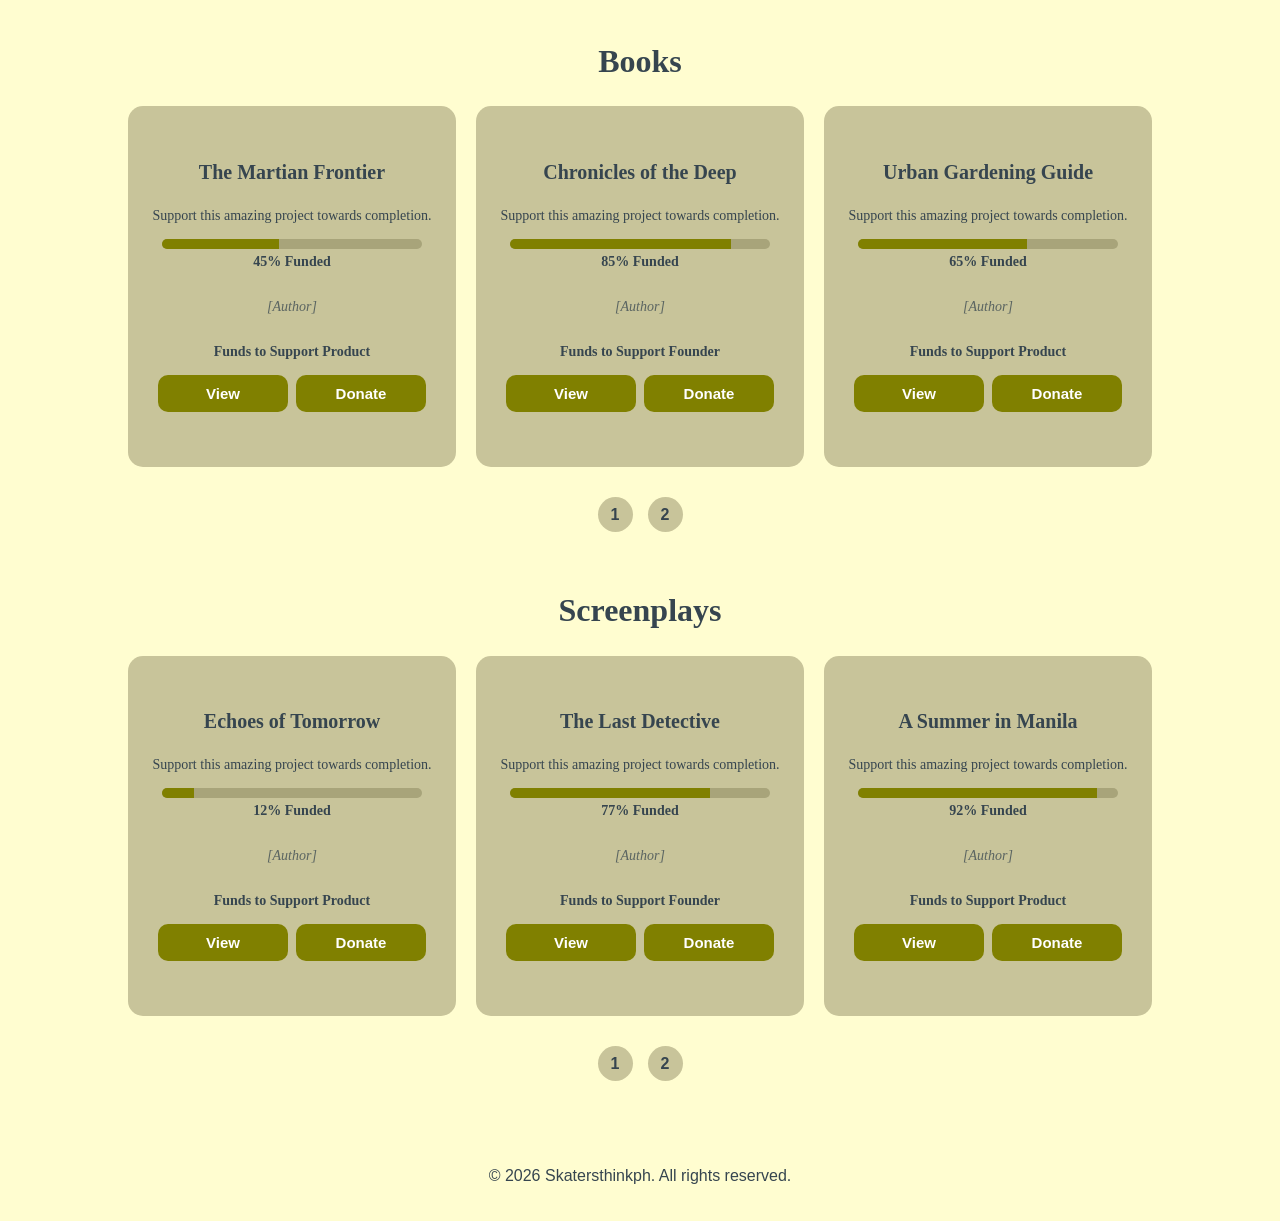
<file: projects.html>
<!DOCTYPE html>
<html>

<head>
    <meta charset="utf-8">
    <meta name="viewport" content="width=device-width, initial-scale=1">
    <title> Projects | Skatersthinkph </title>
    <link rel="stylesheet" href="style.css">
    <style type="text/css">
        .navbar {
            background-color: #EAE6B8;
            font-family: Times New Roman;
            padding-right: 15px;
            padding-left: 15px;
            display: flex;
            align-items: center;
            justify-content: space-between;
        }

        .nav-tab {
            font-family: Times New Roman;
            display: flex;
            justify-content: center;
            margin-top: 40px;
        }

        .categories {
            background-color: #c8c49a;
            padding: 15px 40px;
            border-radius: 15px;
            display: flex;
            align-items: center;
            gap: 40px;
            list-style: none;
            margin: 0;
        }

        .categories li a {
            color: #36454F;
            margin-right: 0;
        }

        .navdiv {
            display: flex;
            align-items: center;
            justify-content: space-between;
        }

        .menu {
            display: flex;
            align-items: center;
            gap: 10px;
            flex-wrap: nowrap;
            white-space: nowrap;
            list-style: none;
            margin: 0;
            padding: 0;
        }

        .logo {
            font-size: 40px;
            font-weight: 600;
            color: #36454F;
            display: inline-block
        }

        li {
            list-style: none;
            display: inline-block;

        }

        li a {
            color: #36454F;
            font-size: 16px;
            font-weight: bold;
            margin-right: 5px;
            text-decoration: none;
        }

        button {
            background-color: #808000;
            margin-left: 10px;
            border-radius: 10px;
            padding: 10px;
            width: auto; min-width: 80px;
        }

        button a {
            color: white;
            font-weight: bold;
            font-size: 15px;

        }

        .section-title {
            text-align: center;
            font-family: Times New Roman;
            margin-top: 60px;
            font-size: 32px;
            color: #36454F;
        }

        .hero-container {
            display: flex;
            flex-direction: row;
            justify-content: space-between;
            align-items: center;
            gap: 80px;
            margin-top: 60px;
            margin-bottom: 60px;
            padding: 0 5%;
            max-width: 1200px;
            margin-left: auto;
            margin-right: auto;
        }

        .hero-text {
            flex: 1;
        }

        .hero-text h2 {
            font-size: 48px;
            text-align: left;
            margin-top: 0;
            margin-bottom: 20px;
            font-family: Times New Roman;
            color: #36454F;
        }

        .hero-text p {
            font-size: 18px;
            text-align: left;
            margin: 0;
            line-height: 1.6;
            color: #36454F;
        }

        .hero-stats {
            flex: 1;
            display: grid;
            grid-template-columns: repeat(2, 1fr);
            gap: 20px;
        }

        .stat-box {
            background-color: #c8c49a;
            border-radius: 15px;
            padding: 30px;
            text-align: center;
            color: #36454F;
            display: flex;
            flex-direction: column;
            justify-content: center;
        }

        .stat-number {
            font-size: 36px;
            font-weight: bold;
            color: #36454F;
            margin-bottom: 5px;
        }

        .stat-label {
            font-size: 16px;
            color: #36454F;
        }

        .carousel {
            width: 80%;
            margin: 0 auto 50px auto;
            position: relative;
        }

        .carousel-inner {
            display: flex;
            overflow-x: auto;
            scroll-snap-type: x mandatory;
            scroll-behavior: smooth;
            gap: 20px;
            padding-bottom: 20px;
            scrollbar-width: none;
        }

        .carousel-inner::-webkit-scrollbar {
            display: none;
        }

        .slide {
            flex: 0 0 100%;
            scroll-snap-align: center;
            display: flex;
            justify-content: flex-start;
            gap: 20px;
        }

        .project-card {
            background-color: #c8c49a;
            border-radius: 15px;
            padding: 20px;
            flex: 1 1 0;
            aspect-ratio: 1 / 1.1;
            color: #36454F;
            text-align: center;
            font-family: Times New Roman;
            display: flex;
            flex-direction: column;
            justify-content: center;
            align-items: center;
            box-sizing: border-box;
        }

        .project-card h3 {
            color: #36454F;
            margin-top: 0;
            font-size: 20px;
            margin-bottom: 10px;
        }

        .project-card p {
            font-size: 14px;
            margin-bottom: 15px;
        }

        .progress-bar-container {
            width: 90%;
            height: 10px;
            background-color: #a8a47a;
            border-radius: 5px;
            margin-bottom: 5px;
            overflow: hidden;
        }

        .progress-bar-fill {
            height: 100%;
            background-color: #808000;
        }

        .progress-text {
            font-size: 14px;
            color: #36454F;
            margin-bottom: 15px;
            font-weight: bold;
        }

        .project-card button {
            background-color: #808000;
            margin: 0;
            width: 130px;
            margin-top: auto;
            border-radius: 10px;
            padding: 10px;
            border: none;
        }

        .project-card button a {
            color: white;
            text-decoration: none;
            font-weight: bold;
        }


        .card-meta {
            font-size: 13px;
            color: #36454F;
            opacity: 0.75;
            margin-bottom: 4px;
            font-style: italic;
        }

        .fund-type {
            font-size: 13px;
            font-weight: bold;
            color: #36454F;
            margin-bottom: 10px;
        }

        .card-actions {
            display: flex;
            gap: 8px;
            justify-content: center;
            flex-wrap: wrap;
        }

        .project-card button.donate-btn {
            background-color: #808000
        }

        .carousel-nav {
            display: flex;
            justify-content: center;
            gap: 15px;
            margin-top: 10px;
        }

        .carousel-nav a {
            display: inline-block;
            width: 35px;
            height: 35px;
            background-color: #c8c49a;
            color: #36454F;
            text-align: center;
            line-height: 35px;
            border-radius: 50%;
            text-decoration: none;
            font-weight: bold;
            font-family: Arial, sans-serif;
        }

        .carousel-nav a:hover {
            background-color: #a8a47a;
        }

        footer {
            text-align: center;
            margin-top: 50px;
            padding: 20px;
            font-family: sans-serif;
        }

        /* Mobile Responsive Styles */
        @media (max-width: 768px) {
            .navbar {
                flex-direction: column;
                padding: 20px 15px;
                gap: 15px;
            }

            .menu {
                flex-wrap: wrap;
                justify-content: center;
                gap: 10px;
            }

            li {
                margin-bottom: 5px;
            }

            li a {
                margin-right: 15px;
                font-size: 16px;
            }

            button {
                margin: 5px;
                width: auto;
                min-width: 110px;
                padding: 12px 15px;
            }

            button a {
                text-decoration: none;
            }

            .nav-tab {
                margin-top: 20px;
                padding: 0 10px;
            }

            .categories {
                flex-wrap: wrap;
                gap: 15px;
                padding: 15px;
                justify-content: center;
                border-radius: 10px;
                width: 100%;
                box-sizing: border-box;
            }

            .categories li {
                margin-bottom: 0;
            }

            .categories li a {
                font-size: 16px;
                text-align: center;
                display: block;
            }

            .section-title {
                margin-top: 40px;
                font-size: 26px;
            }

            .hero-container {
                flex-direction: column;
                margin-top: 30px;
                padding: 0 15px;
                gap: 25px;
            }

            .hero-text h2 {
                font-size: 32px;
                text-align: center;
            }

            .hero-text p {
                text-align: center;
            }

            .hero-stats {
                grid-template-columns: repeat(2, 1fr);
                width: 100%;
                gap: 15px;
            }

            .stat-box {
                padding: 15px;
            }

            .stat-number {
                font-size: 24px;
            }

            .stat-label {
                font-size: 14px;
            }

            .carousel {
                width: 90%;
            }

            .slide {
                flex-direction: column;
            }

            .project-card {
                aspect-ratio: auto;
                min-height: auto;
                width: 100%;
                padding: 20px 15px;
            }

            .project-card h3 {
                font-size: 18px;
                margin-bottom: 5px;
            }

            .project-card p {
                font-size: 14px;
                margin-bottom: 5px;
            }

            .card-meta {
                font-size: 12px;
                margin-bottom: 5px;
            }

            .fund-type {
                font-size: 12px;
                margin-bottom: 10px;
            }

            .progress-text {
                font-size: 12px;
                margin-bottom: 10px;
            }

            .card-actions {
                display: flex;
                flex-direction: row;
                justify-content: center;
                gap: 8px;
                width: 100%;
            }

            .project-card button {
                width: 48%;
                min-width: 0;
                max-width: none;
                align-self: center;
                margin: 0;
                padding: 8px 5px;
            }

            .project-card button a {
                font-size: 13px;
            }

            .project-card[style*="visibility: hidden"] {
                display: none !important;
            }
        }

        .nav-tab {
            width: 95%;
            max-width: 1400px;
            margin: 40px auto;
            text-align: center;
        }

        .dropdown-container {
            display: flex;
            justify-content: center;
            gap: 0;
            width: 100%;
            max-width: 900px;
            margin: 0 auto;
        }

        .dropdown {
            position: relative;
            flex: 1;
        }

        .dropdown-btn {
            width: 100%;
            background-color: #EAE6B8;
            color: #36454F;
            padding: 18px 40px;
            font-size: 24px;
            font-weight: bold;
            border: 2px solid #c8c49a;
            cursor: pointer;
            transition: all 0.3s ease;
            font-family: Times New Roman;
        }

        .dropdown:first-child .dropdown-btn {
            border-radius: 40px 0 0 40px;
            border-right: none;
        }

        .dropdown:last-child .dropdown-btn {
            border-radius: 0 40px 40px 0;
        }

        .dropdown:hover .dropdown-btn {
            background-color: #808000;
            color: white;
        }

        .dropdown-content {
            display: none;
            position: absolute;
            background-color: white;
            min-width: 320px;
            box-shadow: 0px 8px 16px 0px rgba(0, 0, 0, 0.2);
            z-index: 10;
            border-radius: 15px;
            overflow: hidden;
            top: 100%;
            left: 50%;
            transform: translateX(-50%);
            margin-top: 10px;
            text-align: left;
            max-height: 400px;
            overflow-y: auto;
        }

        .dropdown-content a {
            color: #36454F;
            padding: 12px 20px;
            text-decoration: none;
            display: block;
            font-size: 16px;
            font-weight: 500;
            border-bottom: 1px solid #f1f1f1;
            font-family: sans-serif;
        }

        .dropdown-content a:last-child {
            border-bottom: none;
        }

        .dropdown-content a:hover {
            background-color: #EAE6B8;
        }

        .dropdown:hover .dropdown-content {
            display: block;
        }
    </style>
</head>

<body>
    <nav class="navbar">
        <div class="logo">Skatersthinkph
        </div>
        <div class="search-container">
            <input type="text" placeholder="Search..." class="search-bar">
        </div>
        <ul class="menu">
            <li> <a href="index.html">Home</a></li>
            <li><a href="projects.html"> Browse Projects</a></li>
            <li><a href="contact.html">Contact Us</a></li>
            <li><a href="about.html">About</a></li>
            <li><a href="tos.html">Terms of Service</a></li>
            <button><a href="publish.html">Publish</a></button>
            <button><a href="signup.html">Sign Up</a></button>
            <button><a href="#">Sign In</a></button>
        </ul>
    </nav>

    <nav class="nav-tab">
        <div class="dropdown-container">
            <div class="dropdown">
                <button class="dropdown-btn">Science and Technology</button>
                <div class="dropdown-content">
                    <a href="#">Architecture</a>
                    <a href="#">Astronomy</a>
                    <a href="#">Environment and Sustainability</a>
                    <a href="#">Engineering</a>
                    <a href="#">Finance</a>
                    <a href="#">Geography</a>
                    <a href="#">Inventions</a>
                    <a href="#">Landscape</a>
                    <a href="#">Mathematics</a>
                    <a href="#">Medical Science</a>
                    <a href="#">Natural Science</a>
                    <a href="#">Research and Journals</a>
                    <a href="#">Research, Methods</a>
                </div>
            </div>

            <div class="dropdown">
                <button class="dropdown-btn">Humanities</button>
                <div class="dropdown-content">
                    <a href="#">Anthropology</a>
                    <a href="#">Books</a>
                    <a href="#">Business, Management and Marketing</a>
                    <a href="#">Criminology and Criminal Justice</a>
                    <a href="#">Economics, Finance and Accounting</a>
                    <a href="#">Global Development</a>
                    <a href="#">Graphic Novels</a>
                    <a href="#">History</a>
                    <a href="#">Human Rights</a>
                    <a href="#">Indigenous Studies</a>
                    <a href="#">Interior Design</a>
                    <a href="#">Law</a>
                    <a href="#">Philosophy</a>
                    <a href="#">Politics & International Relations</a>
                    <a href="#">Screenplays</a>
                    <a href="#">Social Work and Social Policy</a>
                    <a href="#">Sociology & Social Policy</a>
                    <a href="#">Sports and Leisure</a>
                    <a href="#">Theology</a>
                    <a href="#">Tourism, Hospitality and Events</a>
                    <a href="#">Urban Studies</a>
                </div>
            </div>
        </div>
    </nav>

    <div class="hero-container">
        <div class="hero-text">
            <h2>This is where great ideas begin</h2>
            <p>This is where you may browse through projects
                <br> ranging from science to the arts
            </p>
        </div>
        <div class="hero-stats">
            <div class="stat-box">
                <span class="stat-number" data-target="150">0</span>
                <span class="stat-label">Research & Journals</span>
            </div>
            <div class="stat-box">
                <span class="stat-number" data-target="320">0</span>
                <span class="stat-label">Inventions</span>
            </div>
            <div class="stat-box">
                <span class="stat-number" data-target="850">0</span>
                <span class="stat-label">Books</span>
            </div>
            <div class="stat-box">
                <span class="stat-number" data-target="120">0</span>
                <span class="stat-label">Screenplays</span>
            </div>
        </div>
    </div>

    <!-- Research and Journals -->
    <h2 class="section-title">Research and Journals</h2>
    <div class="carousel">
        <div class="carousel-inner">
            <div class="slide" id="research-slide-1">
                <div class="project-card">
                    <h3>Quantum Computing Advances</h3>
                    <p>Support this amazing project towards completion.</p>
                    <div class="progress-bar-container">
                        <div class="progress-bar-fill" style="width: 75%;"></div>
                    </div>
                    <div class="progress-text">75% Funded</div>
                    <p class="card-meta">[Author]</p>
                    <p class="fund-type">Funds to Support Product</p>
                    <div class="card-actions">
                        <button><a href="#">View</a></button>
                        <button class="donate-btn"><a href="#">Donate</a></button>
                    </div>
                </div>
                <div class="project-card">
                    <h3>Ocean Acidification Study</h3>
                    <p>Support this amazing project towards completion.</p>
                    <div class="progress-bar-container">
                        <div class="progress-bar-fill" style="width: 42%;"></div>
                    </div>
                    <div class="progress-text">42% Funded</div>
                    <p class="card-meta">[Author]</p>
                    <p class="fund-type">Funds to Support Founder</p>
                    <div class="card-actions">
                        <button><a href="#">View</a></button>
                        <button class="donate-btn"><a href="#">Donate</a></button>
                    </div>
                </div>
                <div class="project-card">
                    <h3>Microplastics in Rainwater</h3>
                    <p>Support this amazing project towards completion.</p>
                    <div class="progress-bar-container">
                        <div class="progress-bar-fill" style="width: 88%;"></div>
                    </div>
                    <div class="progress-text">88% Funded</div>
                    <p class="card-meta">[Author]</p>
                    <p class="fund-type">Funds to Support Product</p>
                    <div class="card-actions">
                        <button><a href="#">View</a></button>
                        <button class="donate-btn"><a href="#">Donate</a></button>
                    </div>
                </div>
            </div>
            <div class="slide" id="research-slide-2">
                <div class="project-card">
                    <h3>Cognitive Behavioral Models</h3>
                    <p>Support this amazing project towards completion.</p>
                    <div class="progress-bar-container">
                        <div class="progress-bar-fill" style="width: 25%;"></div>
                    </div>
                    <div class="progress-text">25% Funded</div>
                    <p class="card-meta">[Author]</p>
                    <p class="fund-type">Funds to Support Founder</p>
                    <div class="card-actions">
                        <button><a href="#">View</a></button>
                        <button class="donate-btn"><a href="#">Donate</a></button>
                    </div>
                </div>
                <div class="project-card">
                    <h3>Graphene Solar Panels</h3>
                    <p>Support this amazing project towards completion.</p>
                    <div class="progress-bar-container">
                        <div class="progress-bar-fill" style="width: 90%;"></div>
                    </div>
                    <div class="progress-text">90% Funded</div>
                    <p class="card-meta">[Author]</p>
                    <p class="fund-type">Funds to Support Product</p>
                    <div class="card-actions">
                        <button><a href="#">View</a></button>
                        <button class="donate-btn"><a href="#">Donate</a></button>
                    </div>
                </div>
                <div class="project-card">
                    <h3>AI in Medical Diagnoses</h3>
                    <p>Support this amazing project towards completion.</p>
                    <div class="progress-bar-container">
                        <div class="progress-bar-fill" style="width: 60%;"></div>
                    </div>
                    <div class="progress-text">60% Funded</div>
                    <p class="card-meta">[Author]</p>
                    <p class="fund-type">Funds to Support Founder</p>
                    <div class="card-actions">
                        <button><a href="#">View</a></button>
                        <button class="donate-btn"><a href="#">Donate</a></button>
                    </div>
                </div>
            </div>
        </div>
        <div class="carousel-nav">
            <a href="#research-slide-1">1</a>
            <a href="#research-slide-2">2</a>
        </div>
    </div>

    <!-- Inventions -->
    <h2 class="section-title">Inventions</h2>
    <div class="carousel">
        <div class="carousel-inner">
            <div class="slide" id="inventions-slide-1">
                <div class="project-card">
                    <h3>Smart Water Purifier</h3>
                    <p>Support this amazing project towards completion.</p>
                    <div class="progress-bar-container">
                        <div class="progress-bar-fill" style="width: 30%;"></div>
                    </div>
                    <div class="progress-text">30% Funded</div>
                    <p class="card-meta">[Author]</p>
                    <p class="fund-type">Funds to Support Product</p>
                    <div class="card-actions">
                        <button><a href="#">View</a></button>
                        <button class="donate-btn"><a href="#">Donate</a></button>
                    </div>
                </div>
                <div class="project-card">
                    <h3>Portable Wind Turbine</h3>
                    <p>Support this amazing project towards completion.</p>
                    <div class="progress-bar-container">
                        <div class="progress-bar-fill" style="width: 80%;"></div>
                    </div>
                    <div class="progress-text">80% Funded</div>
                    <p class="card-meta">[Author]</p>
                    <p class="fund-type">Funds to Support Founder</p>
                    <div class="card-actions">
                        <button><a href="#">View</a></button>
                        <button class="donate-btn"><a href="#">Donate</a></button>
                    </div>
                </div>
                <div class="project-card">
                    <h3>Biodegradable Plastic</h3>
                    <p>Support this amazing project towards completion.</p>
                    <div class="progress-bar-container">
                        <div class="progress-bar-fill" style="width: 55%;"></div>
                    </div>
                    <div class="progress-text">55% Funded</div>
                    <p class="card-meta">[Author]</p>
                    <p class="fund-type">Funds to Support Product</p>
                    <div class="card-actions">
                        <button><a href="#">View</a></button>
                        <button class="donate-btn"><a href="#">Donate</a></button>
                    </div>
                </div>
            </div>
            <div class="slide" id="inventions-slide-2">
                <div class="project-card">
                    <h3>Magnetic Levitation Skateboard</h3>
                    <p>Support this amazing project towards completion.</p>
                    <div class="progress-bar-container">
                        <div class="progress-bar-fill" style="width: 15%;"></div>
                    </div>
                    <div class="progress-text">15% Funded</div>
                    <p class="card-meta">[Author]</p>
                    <p class="fund-type">Funds to Support Founder</p>
                    <div class="card-actions">
                        <button><a href="#">View</a></button>
                        <button class="donate-btn"><a href="#">Donate</a></button>
                    </div>
                </div>
                <div class="project-card">
                    <h3>Automated Vertical Farm</h3>
                    <p>Support this amazing project towards completion.</p>
                    <div class="progress-bar-container">
                        <div class="progress-bar-fill" style="width: 95%;"></div>
                    </div>
                    <div class="progress-text">95% Funded</div>
                    <p class="card-meta">[Author]</p>
                    <p class="fund-type">Funds to Support Product</p>
                    <div class="card-actions">
                        <button><a href="#">View</a></button>
                        <button class="donate-btn"><a href="#">Donate</a></button>
                    </div>
                </div>
                <div class="project-card">
                    <h3>Low-Cost Prosthetics</h3>
                    <p>Support this amazing project towards completion.</p>
                    <div class="progress-bar-container">
                        <div class="progress-bar-fill" style="width: 70%;"></div>
                    </div>
                    <div class="progress-text">70% Funded</div>
                    <p class="card-meta">[Author]</p>
                    <p class="fund-type">Funds to Support Founder</p>
                    <div class="card-actions">
                        <button><a href="#">View</a></button>
                        <button class="donate-btn"><a href="#">Donate</a></button>
                    </div>
                </div>
            </div>
        </div>
        <div class="carousel-nav">
            <a href="#inventions-slide-1">1</a>
            <a href="#inventions-slide-2">2</a>
        </div>
    </div>

    <!-- Books -->
    <h2 class="section-title">Books</h2>
    <div class="carousel">
        <div class="carousel-inner">
            <div class="slide" id="books-slide-1">
                <div class="project-card">
                    <h3>The Martian Frontier</h3>
                    <p>Support this amazing project towards completion.</p>
                    <div class="progress-bar-container">
                        <div class="progress-bar-fill" style="width: 45%;"></div>
                    </div>
                    <div class="progress-text">45% Funded</div>
                    <p class="card-meta">[Author]</p>
                    <p class="fund-type">Funds to Support Product</p>
                    <div class="card-actions">
                        <button><a href="#">View</a></button>
                        <button class="donate-btn"><a href="#">Donate</a></button>
                    </div>
                </div>
                <div class="project-card">
                    <h3>Chronicles of the Deep</h3>
                    <p>Support this amazing project towards completion.</p>
                    <div class="progress-bar-container">
                        <div class="progress-bar-fill" style="width: 85%;"></div>
                    </div>
                    <div class="progress-text">85% Funded</div>
                    <p class="card-meta">[Author]</p>
                    <p class="fund-type">Funds to Support Founder</p>
                    <div class="card-actions">
                        <button><a href="#">View</a></button>
                        <button class="donate-btn"><a href="#">Donate</a></button>
                    </div>
                </div>
                <div class="project-card">
                    <h3>Urban Gardening Guide</h3>
                    <p>Support this amazing project towards completion.</p>
                    <div class="progress-bar-container">
                        <div class="progress-bar-fill" style="width: 65%;"></div>
                    </div>
                    <div class="progress-text">65% Funded</div>
                    <p class="card-meta">[Author]</p>
                    <p class="fund-type">Funds to Support Product</p>
                    <div class="card-actions">
                        <button><a href="#">View</a></button>
                        <button class="donate-btn"><a href="#">Donate</a></button>
                    </div>
                </div>
            </div>
            <div class="slide" id="books-slide-2">
                <div class="project-card">
                    <h3>History of Skateboarding</h3>
                    <p>Support this amazing project towards completion.</p>
                    <div class="progress-bar-container">
                        <div class="progress-bar-fill" style="width: 100%;"></div>
                    </div>
                    <div class="progress-text">100% Funded</div>
                    <p class="card-meta">[Author]</p>
                    <p class="fund-type">Funds to Support Founder</p>
                    <div class="card-actions">
                        <button><a href="#">View</a></button>
                        <button class="donate-btn"><a href="#">Donate</a></button>
                    </div>
                </div>
                <div class="project-card">
                    <h3>Understanding AI Ethics</h3>
                    <p>Support this amazing project towards completion.</p>
                    <div class="progress-bar-container">
                        <div class="progress-bar-fill" style="width: 20%;"></div>
                    </div>
                    <div class="progress-text">20% Funded</div>
                    <p class="card-meta">[Author]</p>
                    <p class="fund-type">Funds to Support Product</p>
                    <div class="card-actions">
                        <button><a href="#">View</a></button>
                        <button class="donate-btn"><a href="#">Donate</a></button>
                    </div>
                </div>
                <div class="project-card">
                    <h3>Poetry of the Cosmos</h3>
                    <p>Support this amazing project towards completion.</p>
                    <div class="progress-bar-container">
                        <div class="progress-bar-fill" style="width: 50%;"></div>
                    </div>
                    <div class="progress-text">50% Funded</div>
                    <p class="card-meta">[Author]</p>
                    <p class="fund-type">Funds to Support Founder</p>
                    <div class="card-actions">
                        <button><a href="#">View</a></button>
                        <button class="donate-btn"><a href="#">Donate</a></button>
                    </div>
                </div>
            </div>
        </div>
        <div class="carousel-nav">
            <a href="#books-slide-1">1</a>
            <a href="#books-slide-2">2</a>
        </div>
    </div>

    <!-- Screenplays -->
    <h2 class="section-title">Screenplays</h2>
    <div class="carousel">
        <div class="carousel-inner">
            <div class="slide" id="screenplays-slide-1">
                <div class="project-card">
                    <h3>Echoes of Tomorrow</h3>
                    <p>Support this amazing project towards completion.</p>
                    <div class="progress-bar-container">
                        <div class="progress-bar-fill" style="width: 12%;"></div>
                    </div>
                    <div class="progress-text">12% Funded</div>
                    <p class="card-meta">[Author]</p>
                    <p class="fund-type">Funds to Support Product</p>
                    <div class="card-actions">
                        <button><a href="#">View</a></button>
                        <button class="donate-btn"><a href="#">Donate</a></button>
                    </div>
                </div>
                <div class="project-card">
                    <h3>The Last Detective</h3>
                    <p>Support this amazing project towards completion.</p>
                    <div class="progress-bar-container">
                        <div class="progress-bar-fill" style="width: 77%;"></div>
                    </div>
                    <div class="progress-text">77% Funded</div>
                    <p class="card-meta">[Author]</p>
                    <p class="fund-type">Funds to Support Founder</p>
                    <div class="card-actions">
                        <button><a href="#">View</a></button>
                        <button class="donate-btn"><a href="#">Donate</a></button>
                    </div>
                </div>
                <div class="project-card">
                    <h3>A Summer in Manila</h3>
                    <p>Support this amazing project towards completion.</p>
                    <div class="progress-bar-container">
                        <div class="progress-bar-fill" style="width: 92%;"></div>
                    </div>
                    <div class="progress-text">92% Funded</div>
                    <p class="card-meta">[Author]</p>
                    <p class="fund-type">Funds to Support Product</p>
                    <div class="card-actions">
                        <button><a href="#">View</a></button>
                        <button class="donate-btn"><a href="#">Donate</a></button>
                    </div>
                </div>
            </div>
            <div class="slide" id="screenplays-slide-2">
                <div class="project-card">
                    <h3>Neon City Lights</h3>
                    <p>Support this amazing project towards completion.</p>
                    <div class="progress-bar-container">
                        <div class="progress-bar-fill" style="width: 38%;"></div>
                    </div>
                    <div class="progress-text">38% Funded</div>
                    <p class="card-meta">[Author]</p>
                    <p class="fund-type">Funds to Support Founder</p>
                    <div class="card-actions">
                        <button><a href="#">View</a></button>
                        <button class="donate-btn"><a href="#">Donate</a></button>
                    </div>
                </div>
                <div class="project-card">
                    <h3>Silent Symphony</h3>
                    <p>Support this amazing project towards completion.</p>
                    <div class="progress-bar-container">
                        <div class="progress-bar-fill" style="width: 58%;"></div>
                    </div>
                    <div class="progress-text">58% Funded</div>
                    <p class="card-meta">[Author]</p>
                    <p class="fund-type">Funds to Support Product</p>
                    <div class="card-actions">
                        <button><a href="#">View</a></button>
                        <button class="donate-btn"><a href="#">Donate</a></button>
                    </div>
                </div>
                <div class="project-card">
                    <h3>Journey to the Center</h3>
                    <p>Support this amazing project towards completion.</p>
                    <div class="progress-bar-container">
                        <div class="progress-bar-fill" style="width: 82%;"></div>
                    </div>
                    <div class="progress-text">82% Funded</div>
                    <p class="card-meta">[Author]</p>
                    <p class="fund-type">Funds to Support Founder</p>
                    <div class="card-actions">
                        <button><a href="#">View</a></button>
                        <button class="donate-btn"><a href="#">Donate</a></button>
                    </div>
                </div>
            </div>
        </div>
        <div class="carousel-nav">
            <a href="#screenplays-slide-1">1</a>
            <a href="#screenplays-slide-2">2</a>
        </div>
    </div>
    <script>
        document.addEventListener('DOMContentLoaded', () => {
            const counters = document.querySelectorAll('.stat-number');
            const speed = 100; // Lower is slower

            counters.forEach(counter => {
                const updateCount = () => {
                    const target = +counter.getAttribute('data-target');
                    const count = +counter.innerText.replace(/,/g, '');

                    const inc = target / speed;

                    if (count < target) {
                        counter.innerText = Math.ceil(count + inc).toLocaleString();
                        setTimeout(updateCount, 20);
                    } else {
                        counter.innerText = target.toLocaleString() + '+';
                    }
                };

                updateCount();
            });
        });
    </script>
    <footer>
        <p>&copy; 2026 Skatersthinkph. All rights reserved.</p>
    </footer>
</body>

</html>
</file>
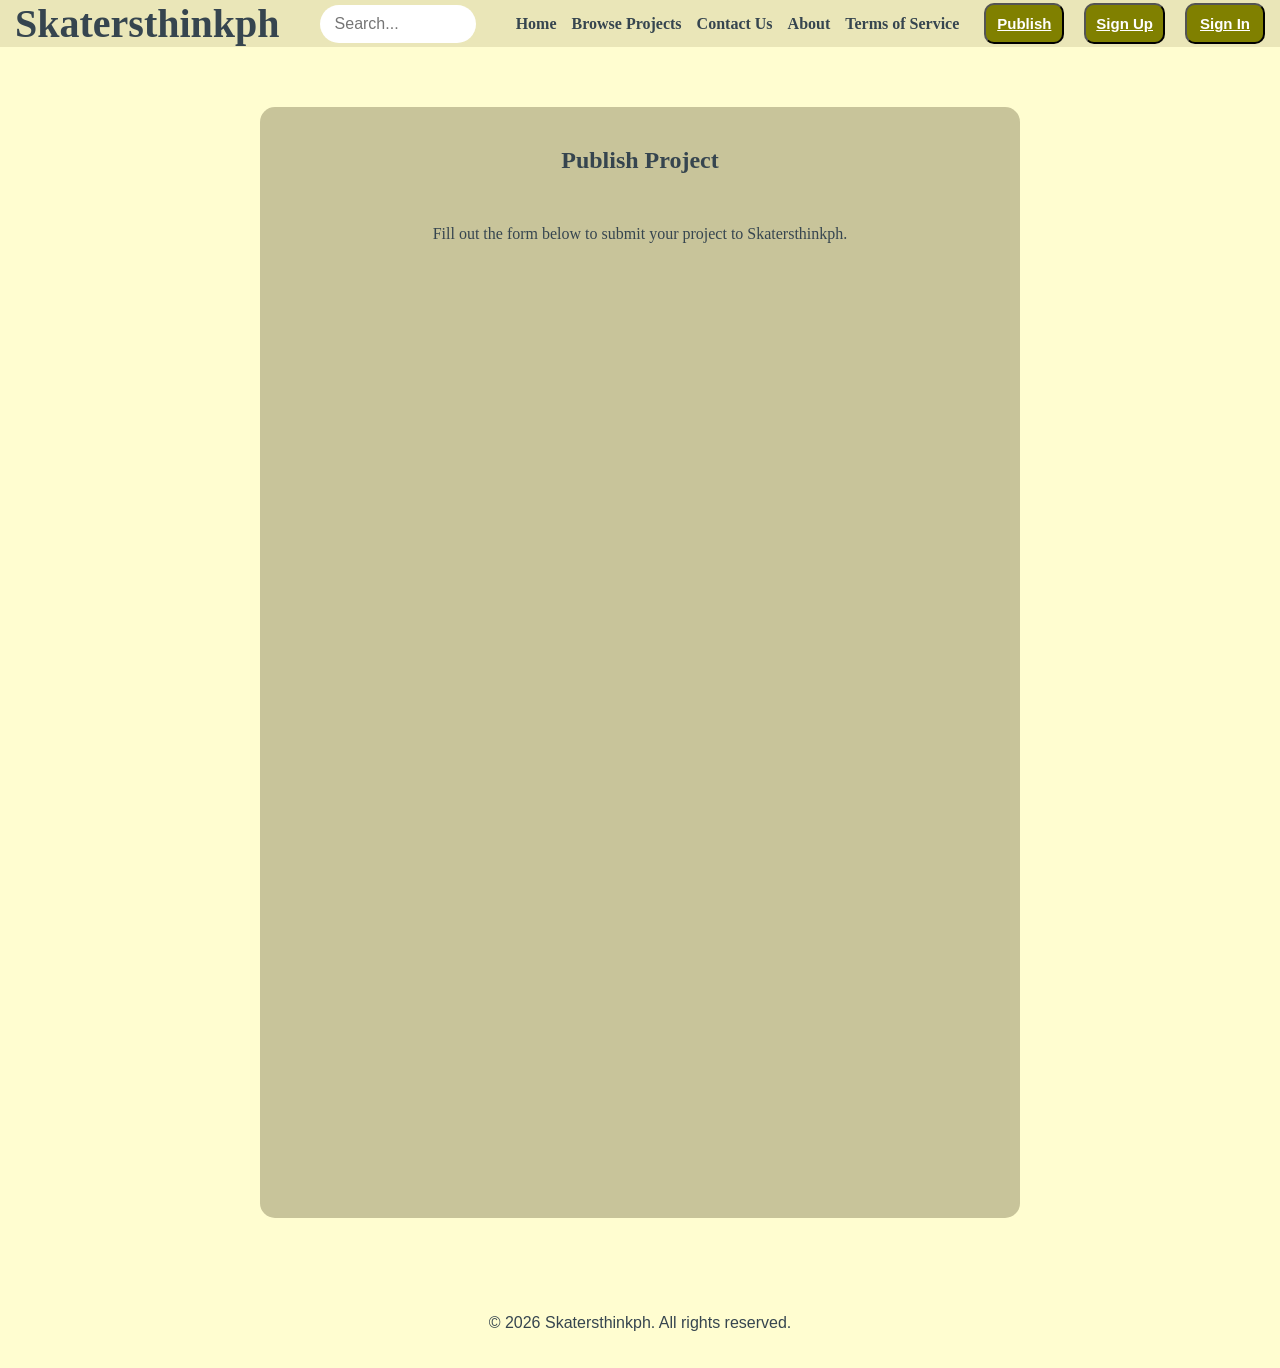
<file: publish.html>
<!DOCTYPE html>
<html>

<head>
    <meta charset="utf-8">
    <meta name="viewport" content="width=device-width, initial-scale=1">
    <title> Publish Project | Skatersthinkph </title>
    <link rel="stylesheet" href="style.css">
    <style>
        .navbar {
            background-color: #EAE6B8;
            font-family: Times New Roman;
            padding-right: 15px;
            padding-left: 15px;
            display: flex;
            align-items: center;
            justify-content: space-between;
        }

        .menu {
            display: flex;
            align-items: center;
            gap: 10px;
            flex-wrap: nowrap;
            white-space: nowrap;
            list-style: none;
            margin: 0;
            padding: 0;
        }

        .logo {
            font-size: 40px;
            font-weight: 600;
            color: #36454F;
            display: inline-block
        }

        li {
            list-style: none;
            display: inline-block;

        }

        li a {
            color: #36454F;
            font-size: 16px;
            font-weight: bold;
            margin-right: 5px;
            text-decoration: none;
        }

        button {
            background-color: #808000;
            margin-left: 10px;
            border-radius: 10px;
            padding: 10px;
            width: auto; min-width: 80px;
        }

        button a {
            color: rgb(255, 255, 255);
            font-weight: bold;
            font-size: 15px;

        }

        .form-container {
            font-family: Times New Roman;
            background-color: #c8c49a;
            border-radius: 15px;
            padding: 40px;
            width: 90%;
            max-width: 760px;
            margin: 60px auto;
            color: #36454F;
            display: flex;
            flex-direction: column;
            gap: 15px;
            box-sizing: border-box;
        }

        .form-container h2 {
            text-align: center;
            margin: 0 0 20px 0;
        }

        .form-group {
            display: flex;
            flex-direction: column;
            gap: 5px;
        }

        .form-group input,
        .form-group textarea,
        .form-group select {
            padding: 10px;
            border-radius: 5px;
            border: none;
            font-size: 16px;
            font-family: sans-serif;
            box-sizing: border-box;
        }

        .form-group textarea {
            resize: vertical;
            min-height: 80px;
            font-family: sans-serif;
        }

        /* File input specific styles */
        .form-group input[type="file"] {
            background-color: white;
            color: black;
            padding: 8px;
            /* Slightly tighter padding */
            cursor: pointer;
        }

        .suggestions {
            display: flex;
            gap: 10px;
            margin-top: 5px;
            flex-wrap: wrap;
            /* Ensures buttons flow to next line if they can't fit */
        }

        /* Prevent suggestion buttons from inheriting global button styles that break layout */
        button.suggestion-btn {
            background-color: #89b0e6;
            color: black;
            border: none;
            padding: 6px 12px;
            border-radius: 5px;
            cursor: pointer;
            font-weight: bold;
            font-size: 14px;
            width: auto;
            margin-left: 0;
        }

        button.form-submit:hover {
            opacity: 0.9;
        }

        footer {
            text-align: center;
            margin-top: 50px;
            padding: 20px;
            font-family: sans-serif;
        }

        /* Mobile Responsive Styles */
        @media (max-width: 768px) {
            .navbar {
                flex-direction: column;
                padding: 20px 15px;
                gap: 15px;
            }

            .menu {
                flex-wrap: wrap;
                justify-content: center;
                gap: 10px;
            }

            li {
                margin-bottom: 5px;
            }

            li a {
                margin-right: 15px;
                font-size: 16px;
            }

            button {
                margin: 5px;
                width: auto;
                min-width: 110px;
                padding: 12px 15px;
            }

            button a {
                text-decoration: none;
            }

            .form-container {
                width: 90%;
                margin: 30px auto;
                padding: 25px 20px;
                box-sizing: border-box;
            }

            button.suggestion-btn {
                margin: 2px;
                min-width: 0;
                padding: 8px 10px;
                flex: 1 1 auto;
            }

            button.form-submit {
                margin-top: 15px;
                margin-left: 0;
                margin-right: 0;
                width: 100%;
            }
        }
    </style>
</head>

<body>
    <nav class="navbar">
        <div class="logo">Skatersthinkph
        </div>
        <div class="search-container">
            <input type="text" placeholder="Search..." class="search-bar">
        </div>
        <ul class="menu">
            <li> <a href="index.html">Home</a></li>
            <li><a href="projects.html"> Browse Projects</a></li>
            <li><a href="contact.html">Contact Us</a></li>
            <li><a href="about.html">About</a></li>
            <li><a href="tos.html">Terms of Service</a></li>
            <button><a href="publish.html">Publish</a></button>
            <button><a href="signup.html">Sign Up</a></button>
            <button><a href="#">Sign In</a></button>
        </ul>
    </nav>

    <div class="form-container">
        <h2>Publish Project</h2>
        <p style="text-align: center; margin-bottom: 20px; font-size: 16px; color: #36454F;">
            Fill out the form below to submit your project to Skatersthinkph.
        </p>
        <iframe
            src="https://docs.google.com/forms/d/e/1FAIpQLSesnBoNS62z1RX1vOEFXc2m83sOG3xB6Ni1Hu0LQQQEj88__w/viewform?embedded=true"
            width="100%" height="900" frameborder="0" marginheight="0" marginwidth="0"
            style="border-radius: 10px; display: block;">
            Loading form…
        </iframe>
    </div>

    <footer>
        <p>&copy; 2026 Skatersthinkph. All rights reserved.</p>
    </footer>
</body>

</html>
</file>
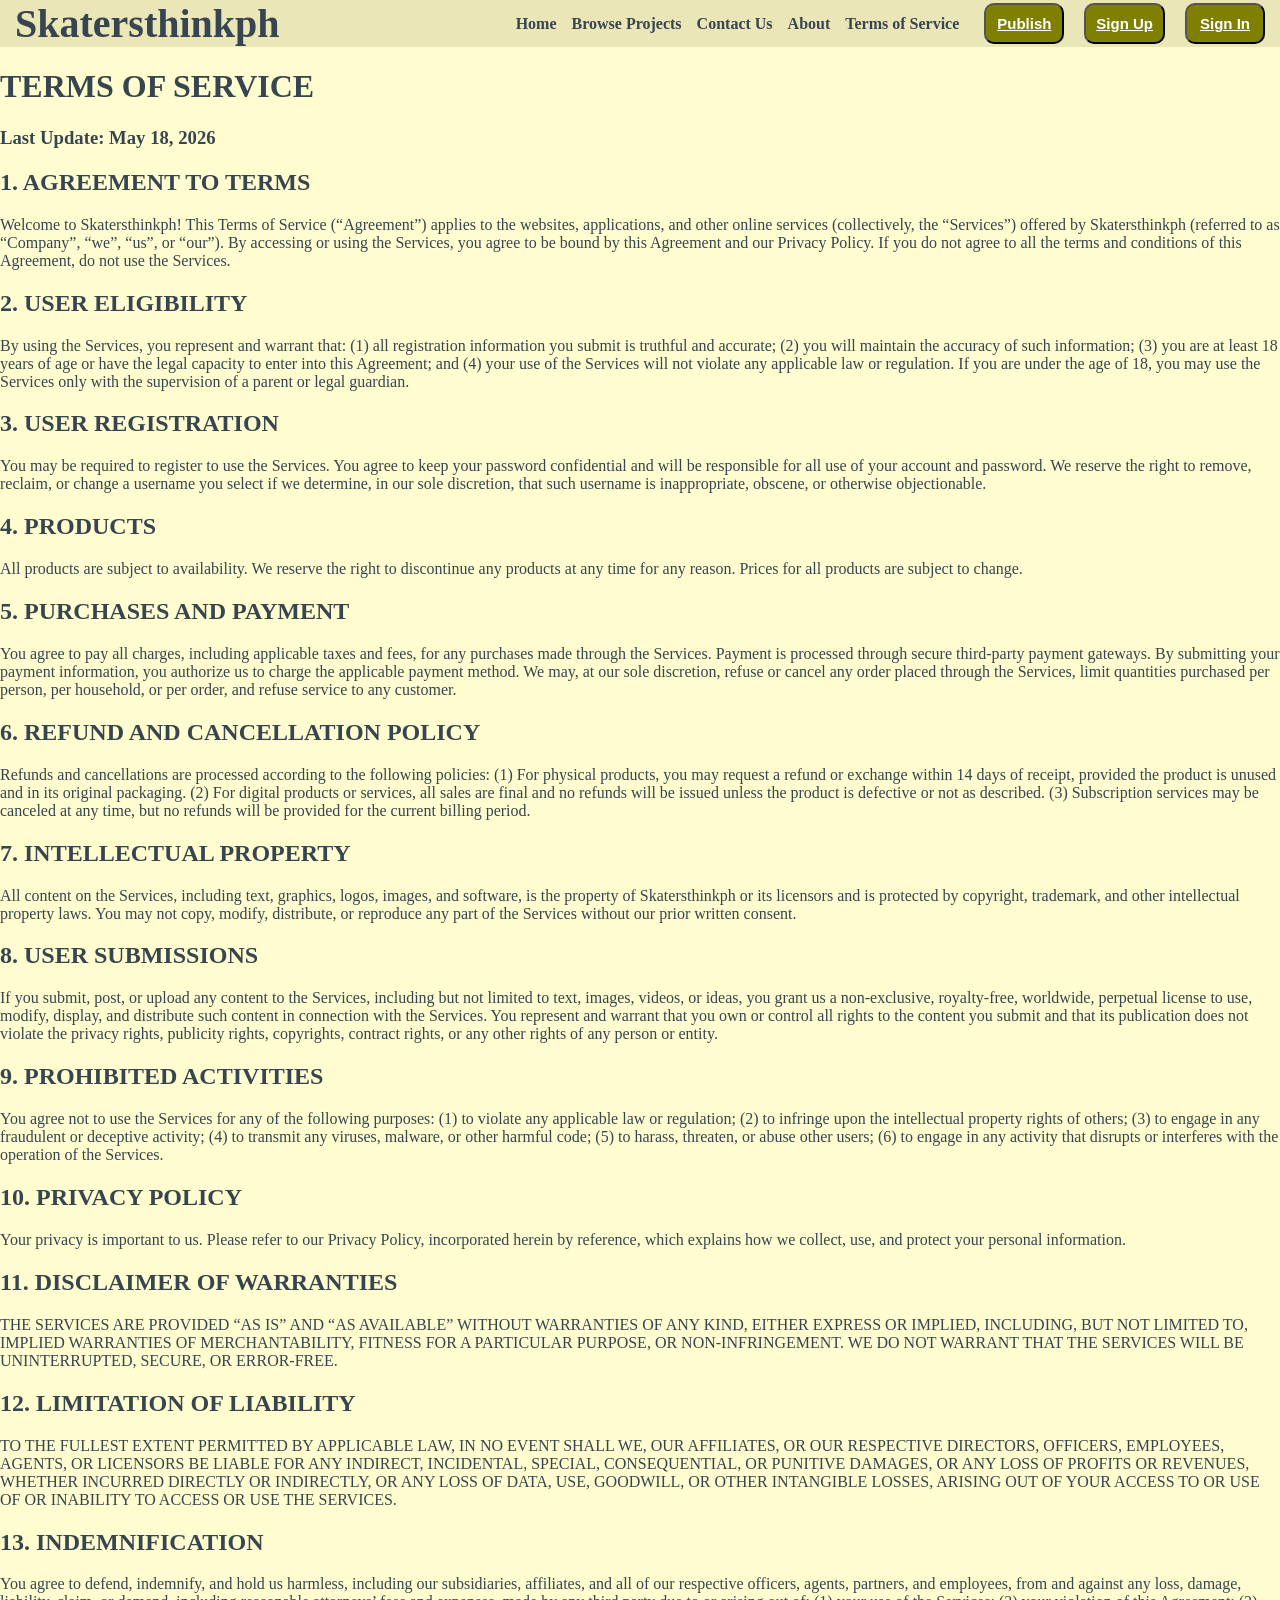
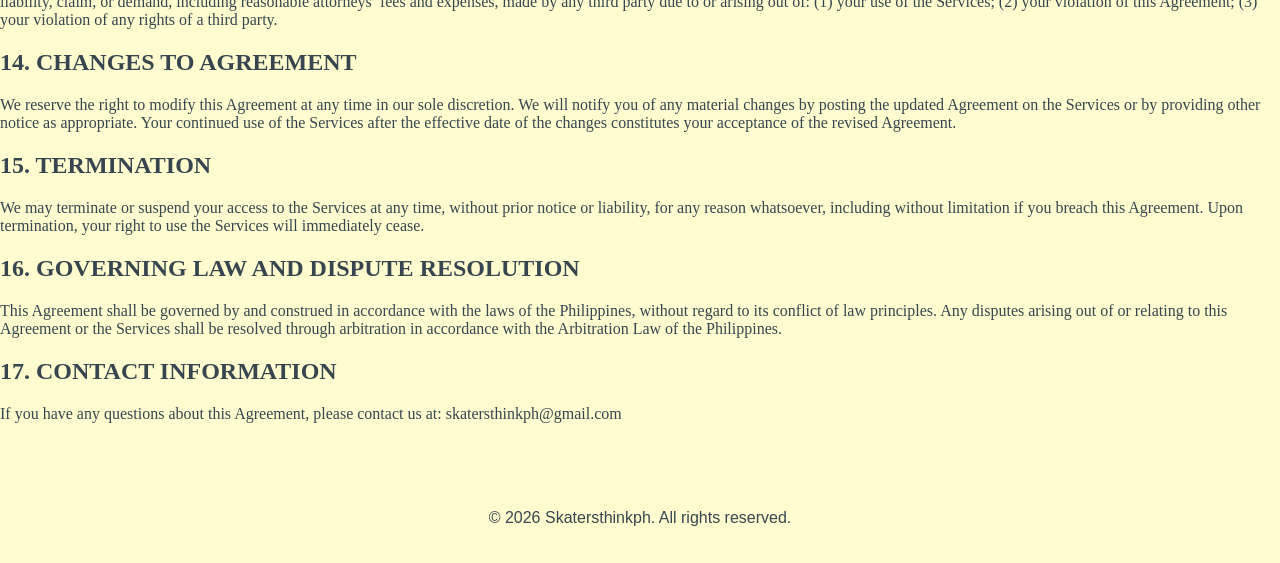
<file: tos.html>
<!DOCTYPE html>
<html>

<head>
    <meta charset="utf-8">
    <meta name="viewport" content="width=device-width, initial-scale=1">
    <title> Terms of Service | Skatersthinkph </title>
    <link rel="stylesheet" href="style.css">
    <style>
        .navbar {
            background-color: #EAE6B8;
            font-family: Times New Roman;
            padding-right: 15px;
            padding-left: 15px;
            display: flex;
            align-items: center;
            justify-content: space-between;
        }

        .menu {
            display: flex;
            align-items: center;
            gap: 10px;
            flex-wrap: nowrap;
            white-space: nowrap;
            list-style: none;
            margin: 0;
            padding: 0;
        }

        .logo {
            font-size: 40px;
            font-weight: 600;
            color: #36454F;
            display: inline-block
        }

        li {
            list-style: none;
            display: inline-block;

        }

        li a {
            color: #36454F;
            font-size: 16px;
            font-weight: bold;
            margin-right: 5px;
            text-decoration: none;
        }

        button {
            background-color: #808000;
            margin-left: 10px;
            border-radius: 10px;
            padding: 10px;
            width: auto;
            min-width: 80px;
        }

        button a {
            color: white;
            font-weight: bold;
            font-size: 15px;

        }

        footer {
            text-align: center;
            margin-top: 50px;
            padding: 20px;
            font-family: sans-serif;
        }
    </style>
</head>

<body>
    <nav class="navbar">
        <div class="logo">Skatersthinkph
        </div>
        <ul class="menu">
            <li> <a href="index.html">Home</a></li>
            <li><a href="projects.html"> Browse Projects</a></li>
            <li><a href="contact.html">Contact Us</a></li>
            <li><a href="about.html">About</a></li>
            <li><a href="tos.html">Terms of Service</a></li>
            <button><a href="publish.html">Publish</a></button>
            <button><a href="signup.html">Sign Up</a></button>
            <button><a href="#">Sign In</a></button>
        </ul>
    </nav>

    <h1> TERMS OF SERVICE </h1>
    <h3> Last Update: May 18, 2026 </h3>
    <div class="container">

        <h2 id="agreement">1. AGREEMENT TO TERMS</h2>
        <p>Welcome to Skatersthinkph! This Terms of Service (“Agreement”) applies to the websites, applications, and
            other online services (collectively, the “Services”) offered by Skatersthinkph (referred to as “Company”,
            “we”, “us”, or “our”). By accessing or using the Services, you agree to be bound by this Agreement and our
            Privacy Policy. If you do not agree to all the terms and conditions of this Agreement, do not use the
            Services.</p>

        <h2 id="eligibility">2. USER ELIGIBILITY</h2>
        <p>By using the Services, you represent and warrant that: (1) all registration information you submit is
            truthful and accurate; (2) you will maintain the accuracy of such information; (3) you are at least 18 years
            of age or have the legal capacity to enter into this Agreement; and (4) your use of the Services will not
            violate any applicable law or regulation. If you are under the age of 18, you may use the Services only with
            the supervision of a parent or legal guardian.</p>

        <h2 id="userreg">3. USER REGISTRATION</h2>
        <p>You may be required to register to use the Services. You agree to keep your password confidential and will be
            responsible for all use of your account and password. We reserve the right to remove, reclaim, or change a
            username you select if we determine, in our sole discretion, that such username is inappropriate, obscene,
            or otherwise objectionable.</p>

        <h2 id="products">4. PRODUCTS</h2>
        <p>All products are subject to availability. We reserve the right to discontinue any products at any time for
            any
            reason. Prices for all products are subject to change.</p>

        <h2 id="purchases">5. PURCHASES AND PAYMENT</h2>
        <p>You agree to pay all charges, including applicable taxes and fees, for any purchases made through the
            Services.
            Payment is processed through secure third-party payment gateways. By submitting your payment information,
            you
            authorize us to charge the applicable payment method. We may, at our sole discretion, refuse or cancel any
            order placed through the Services, limit quantities purchased per person, per household, or per order, and
            refuse service to any customer.</p>

        <h2 id="refunds">6. REFUND AND CANCELLATION POLICY</h2>
        <p>Refunds and cancellations are processed according to the following policies: (1) For physical products, you
            may request a refund or exchange within 14 days of receipt, provided the product is unused and in its
            original packaging. (2) For digital products or services, all sales are final and no refunds will be
            issued unless the product is defective or not as described. (3) Subscription services may be canceled at
            any time, but no refunds will be provided for the current billing period.</p>

        <h2 id="intellectual">7. INTELLECTUAL PROPERTY</h2>
        <p>All content on the Services, including text, graphics, logos, images, and software, is the property of
            Skatersthinkph or its licensors and is protected by copyright, trademark, and other intellectual property
            laws. You may not copy, modify, distribute, or reproduce any part of the Services without our prior written
            consent.</p>

        <h2 id="submissions">8. USER SUBMISSIONS</h2>
        <p>If you submit, post, or upload any content to the Services, including but not limited to text, images,
            videos,
            or ideas, you grant us a non-exclusive, royalty-free, worldwide, perpetual license to use, modify, display,
            and distribute such content in connection with the Services. You represent and warrant that you own or
            control all rights to the content you submit and that its publication does not violate the privacy rights,
            publicity rights, copyrights, contract rights, or any other rights of any person or entity.</p>

        <h2 id="prohibited">9. PROHIBITED ACTIVITIES</h2>
        <p>You agree not to use the Services for any of the following purposes: (1) to violate any applicable law or
            regulation; (2) to infringe upon the intellectual property rights of others; (3) to engage in any
            fraudulent or deceptive activity; (4) to transmit any viruses, malware, or other harmful code; (5) to
            harass,
            threaten, or abuse other users; (6) to engage in any activity that disrupts or interferes with the
            operation of the Services.</p>

        <h2 id="privacy">10. PRIVACY POLICY</h2>
        <p>Your privacy is important to us. Please refer to our Privacy Policy, incorporated herein by reference,
            which explains how we collect, use, and protect your personal information.</p>

        <h2 id="disclaimer">11. DISCLAIMER OF WARRANTIES</h2>
        <p>THE SERVICES ARE PROVIDED “AS IS” AND “AS AVAILABLE” WITHOUT WARRANTIES OF ANY KIND, EITHER EXPRESS OR
            IMPLIED, INCLUDING, BUT NOT LIMITED TO, IMPLIED WARRANTIES OF MERCHANTABILITY, FITNESS FOR A
            PARTICULAR PURPOSE, OR NON-INFRINGEMENT. WE DO NOT WARRANT THAT THE SERVICES WILL BE UNINTERRUPTED,
            SECURE, OR ERROR-FREE.</p>

        <h2 id="limitation">12. LIMITATION OF LIABILITY</h2>
        <p>TO THE FULLEST EXTENT PERMITTED BY APPLICABLE LAW, IN NO EVENT SHALL WE, OUR AFFILIATES, OR OUR
            RESPECTIVE DIRECTORS, OFFICERS, EMPLOYEES, AGENTS, OR LICENSORS BE LIABLE FOR ANY INDIRECT, INCIDENTAL,
            SPECIAL, CONSEQUENTIAL, OR PUNITIVE DAMAGES, OR ANY LOSS OF PROFITS OR REVENUES, WHETHER INCURRED
            DIRECTLY OR INDIRECTLY, OR ANY LOSS OF DATA, USE, GOODWILL, OR OTHER INTANGIBLE LOSSES, ARISING OUT OF
            YOUR ACCESS TO OR USE OF OR INABILITY TO ACCESS OR USE THE SERVICES.</p>

        <h2 id="indemnification">13. INDEMNIFICATION</h2>
        <p>You agree to defend, indemnify, and hold us harmless, including our subsidiaries, affiliates, and all of
            our respective officers, agents, partners, and employees, from and against any loss, damage, liability,
            claim, or demand, including reasonable attorneys’ fees and expenses, made by any third party due to or
            arising out of: (1) your use of the Services; (2) your violation of this Agreement; (3) your violation of
            any
            rights of a third party.</p>

        <h2 id="changes">14. CHANGES TO AGREEMENT</h2>
        <p>We reserve the right to modify this Agreement at any time in our sole discretion. We will notify you of any
            material changes by posting the updated Agreement on the Services or by providing other notice as
            appropriate.
            Your continued use of the Services after the effective date of the changes constitutes your acceptance of
            the
            revised Agreement.</p>

        <h2 id="termination">15. TERMINATION</h2>
        <p>We may terminate or suspend your access to the Services at any time, without prior notice or liability, for
            any reason whatsoever, including without limitation if you breach this Agreement. Upon termination, your
            right
            to use the Services will immediately cease.</p>

        <h2 id="governing">16. GOVERNING LAW AND DISPUTE RESOLUTION</h2>
        <p>This Agreement shall be governed by and construed in accordance with the laws of the Philippines, without
            regard to its conflict of law principles. Any disputes arising out of or relating to this Agreement or the
            Services shall be resolved through arbitration in accordance with the Arbitration Law of the Philippines.
        </p>

        <h2 id="contact">17. CONTACT INFORMATION</h2>
        <p>If you have any questions about this Agreement, please contact us at: skatersthinkph@gmail.com</p>

    </div>
    <footer>
        <p>&copy; 2026 Skatersthinkph. All rights reserved.</p>
    </footer>
</body>

</html>
</file>
<file: style.css>
body {
    margin: 0;
    padding: 0;
    min-height: 100vh;
    background-color: #FFFDD0;
    color: #36454F;
}



@media screen and (max-width: 600px) {
    .column {
        width: 100%;
    }
}

.search-container {
    flex-grow: 1;
    margin: 0 40px;
    display: flex;
    justify-content: center;
}

.search-bar {
    width: 100%;
    max-width: 250px;
    padding: 10px 15px;
    border-radius: 20px;
    border: none;
    font-size: 16px;
    font-family: sans-serif;
    outline: none;
    box-sizing: border-box;
}

@media screen and (max-width: 768px) {
    .search-container {
        margin: 10px 0;
        width: 100%;
    }

    .search-bar {
        max-width: 100%;
    }
}
</file>
